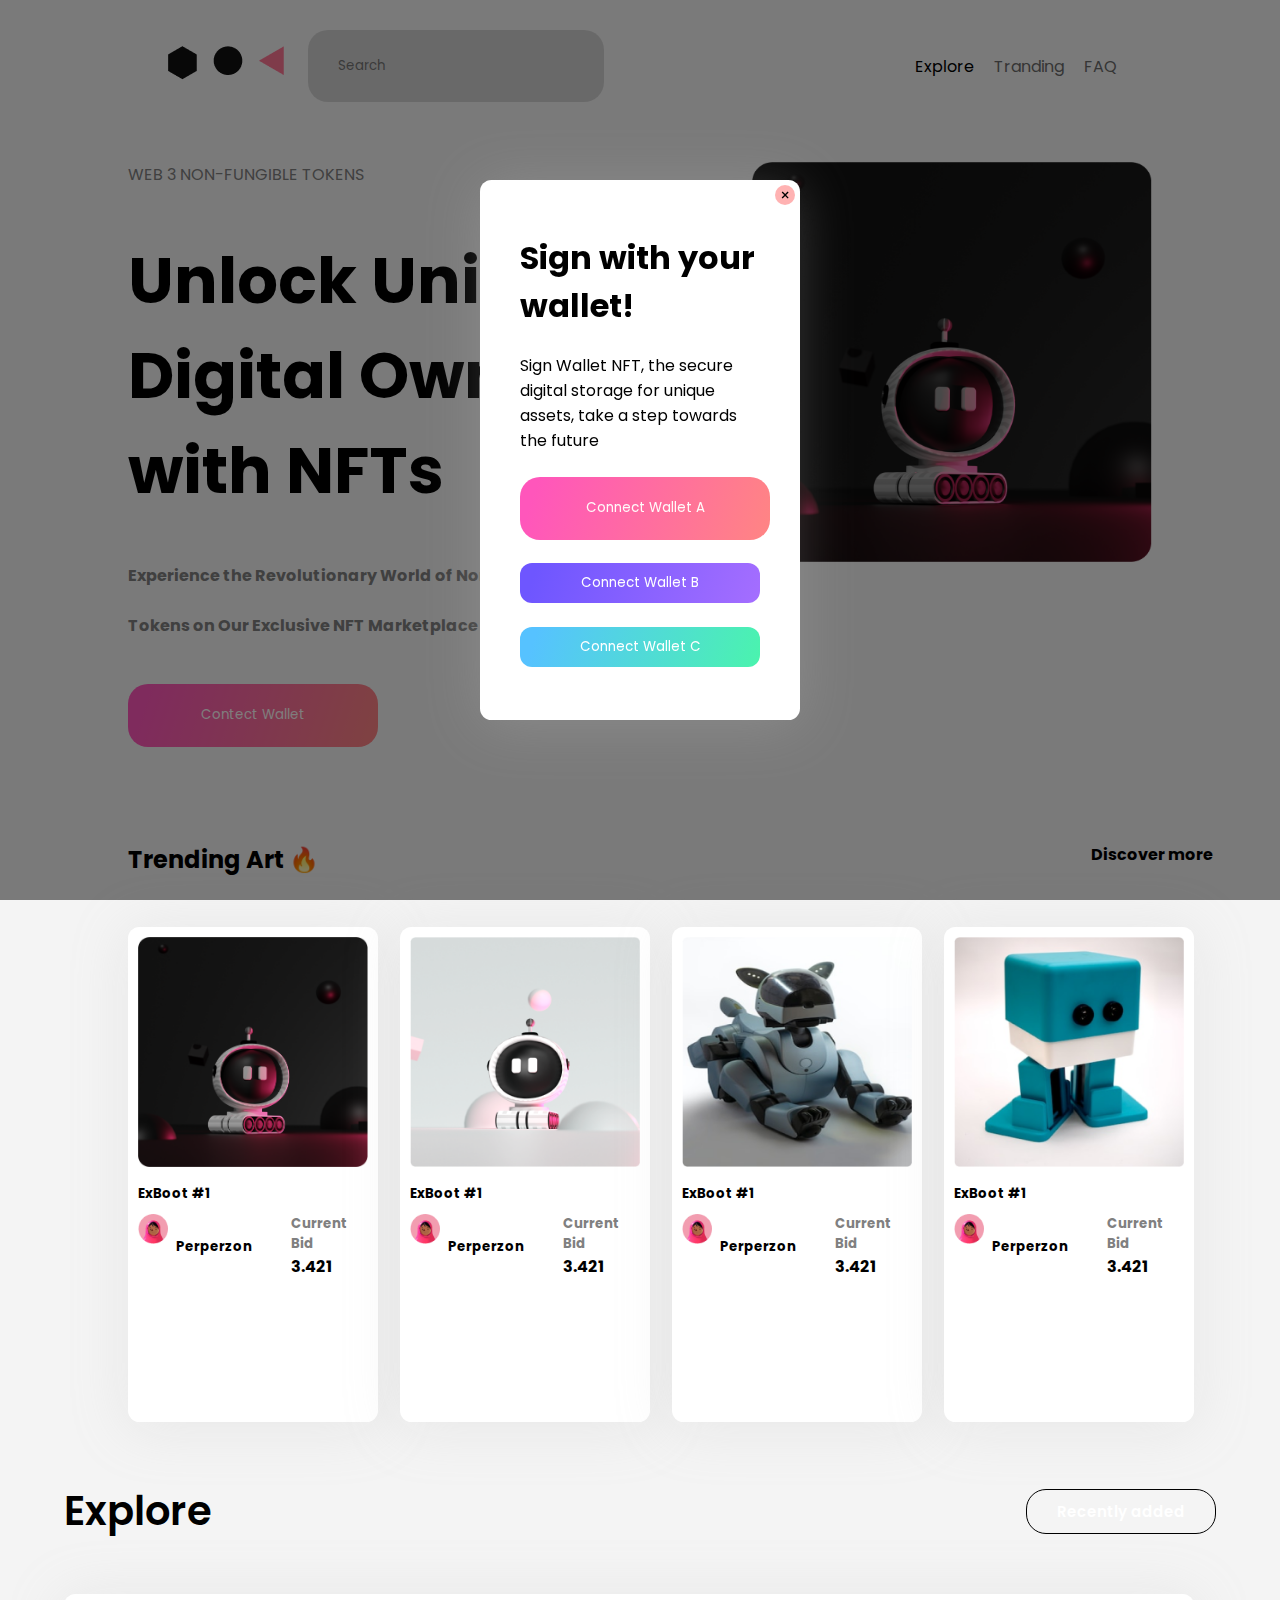
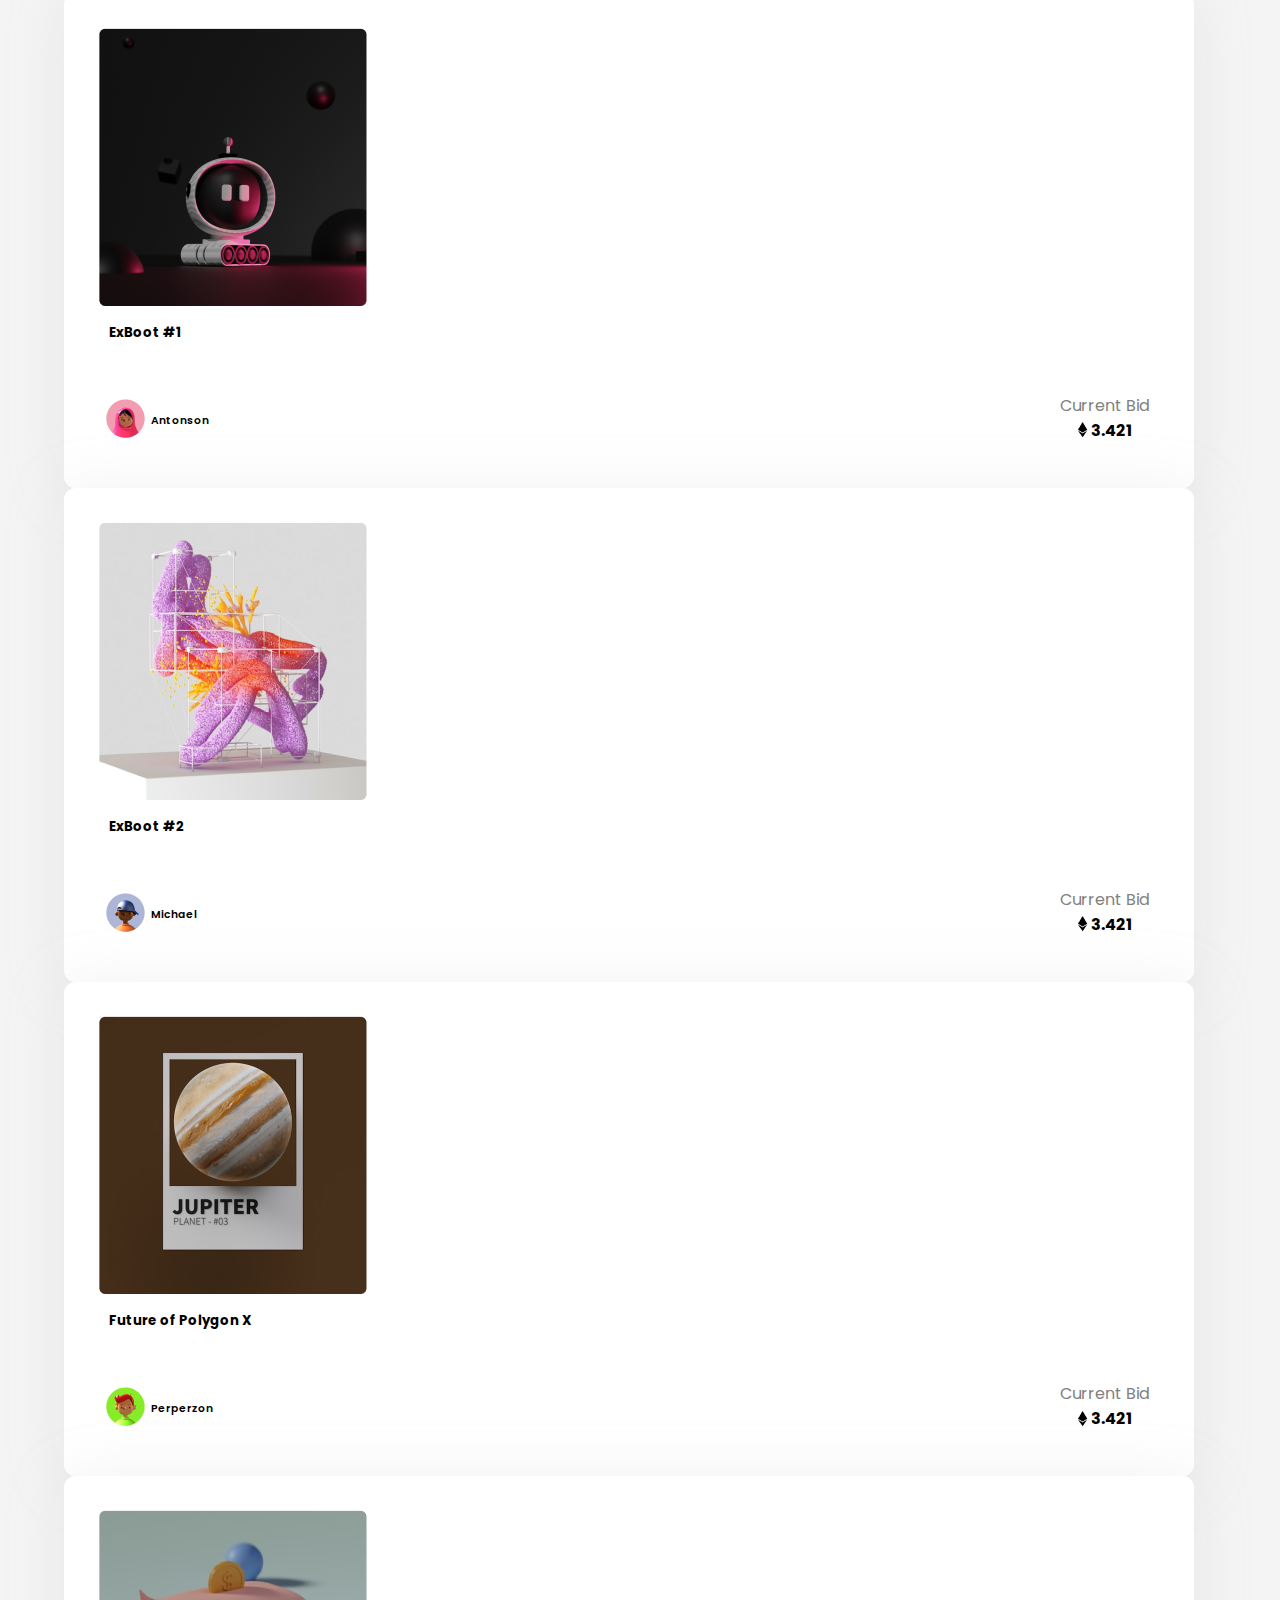
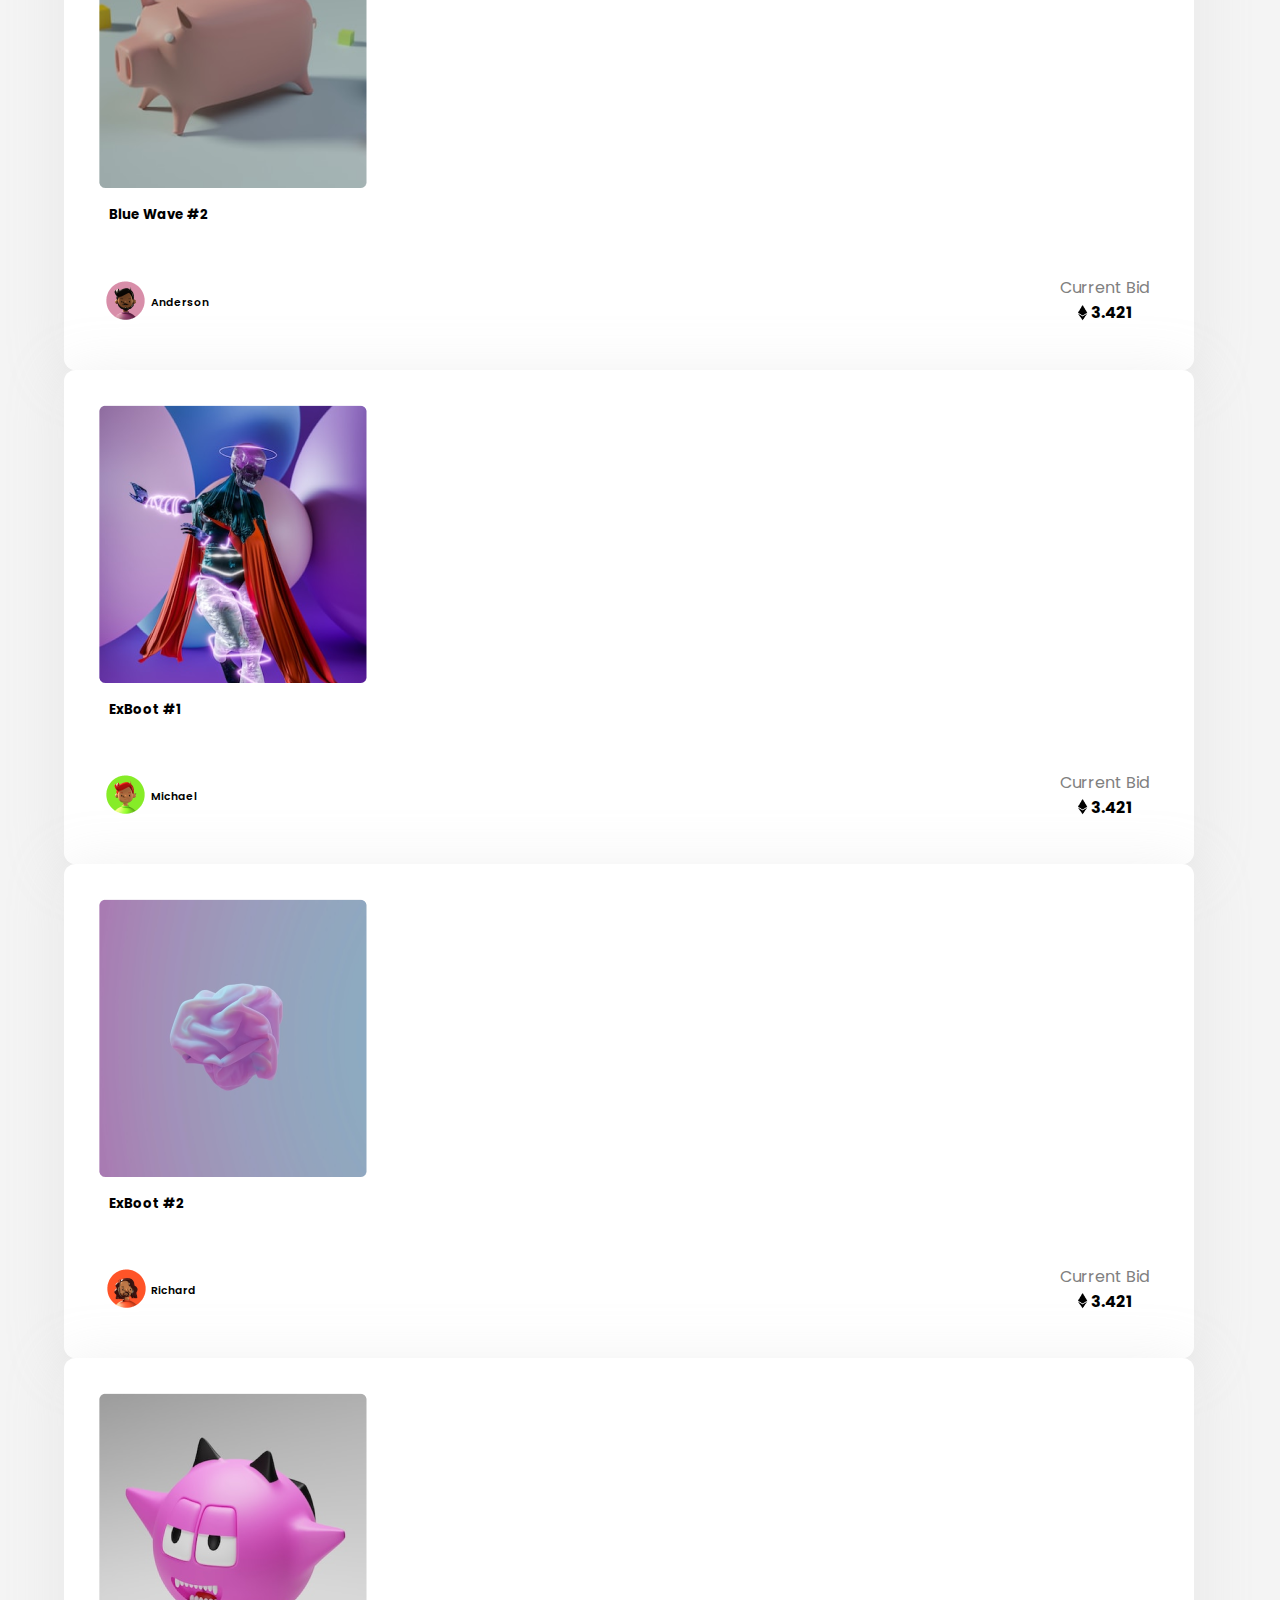
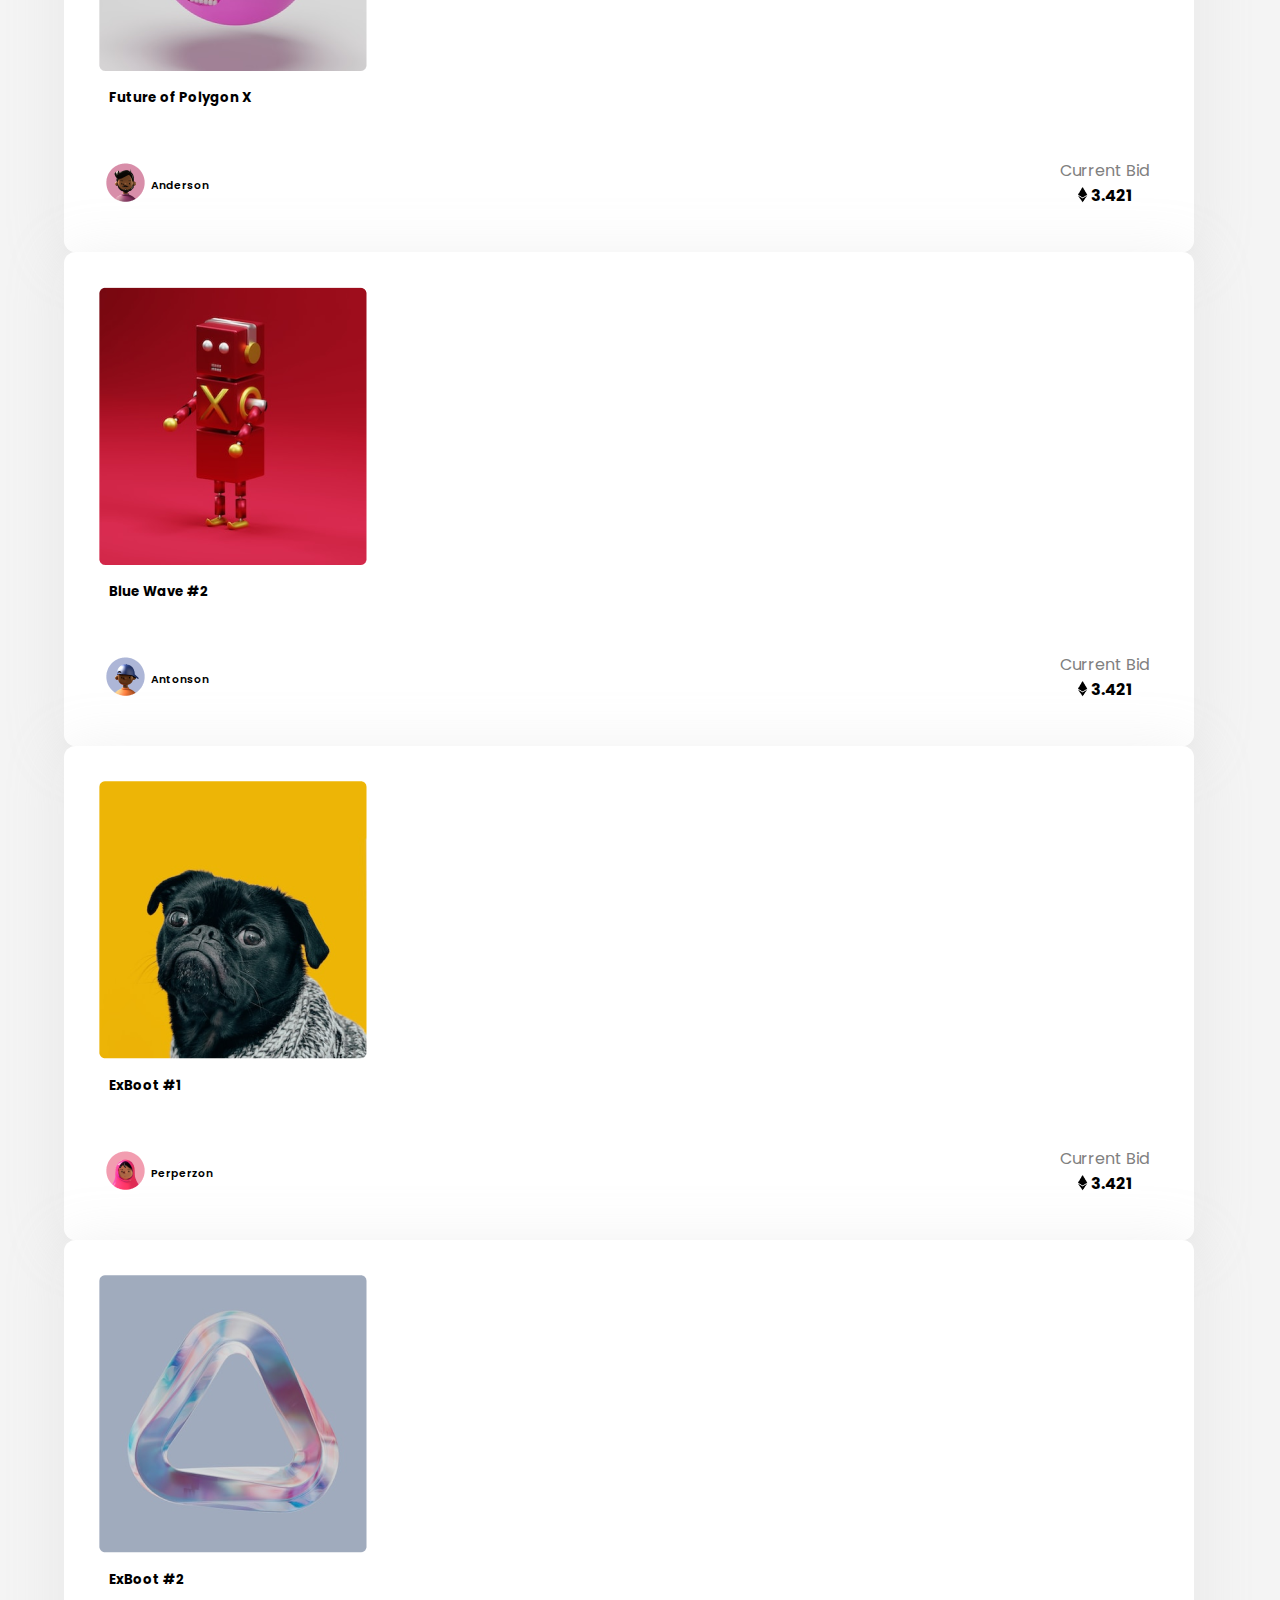
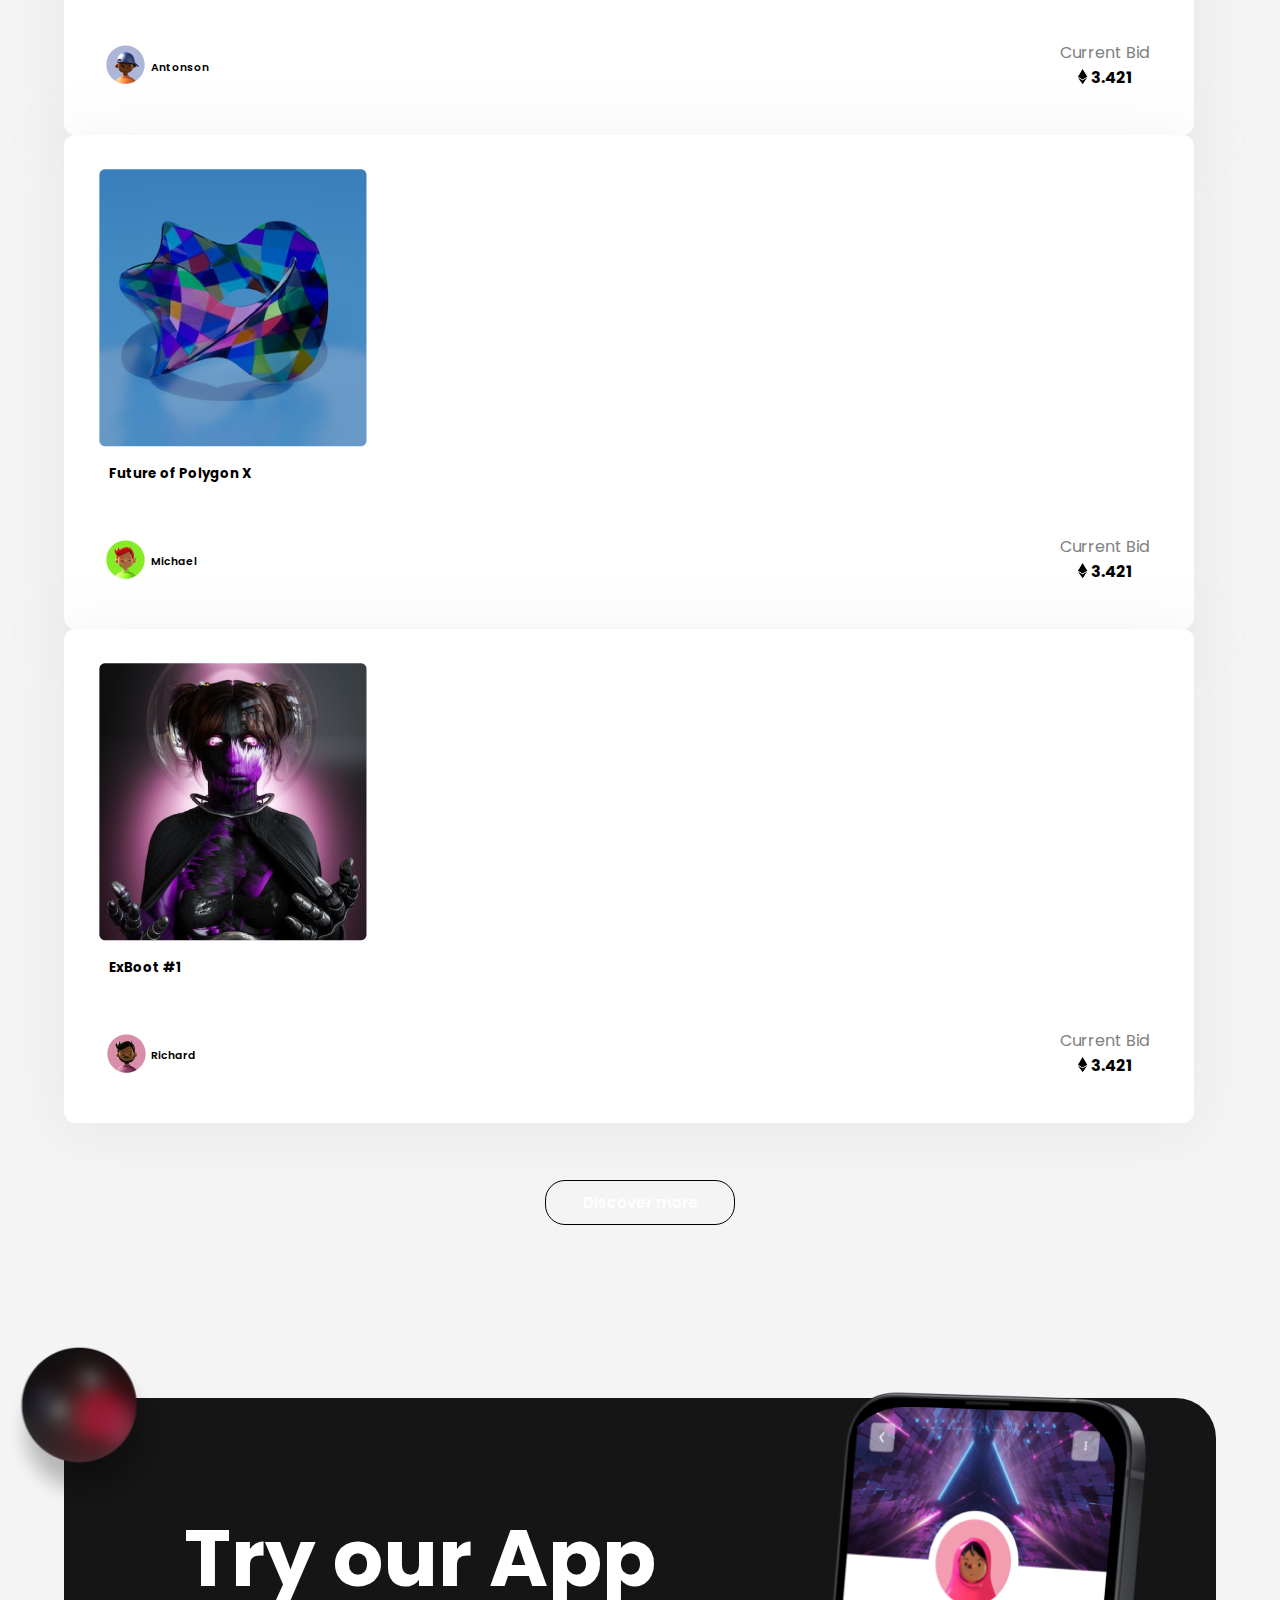
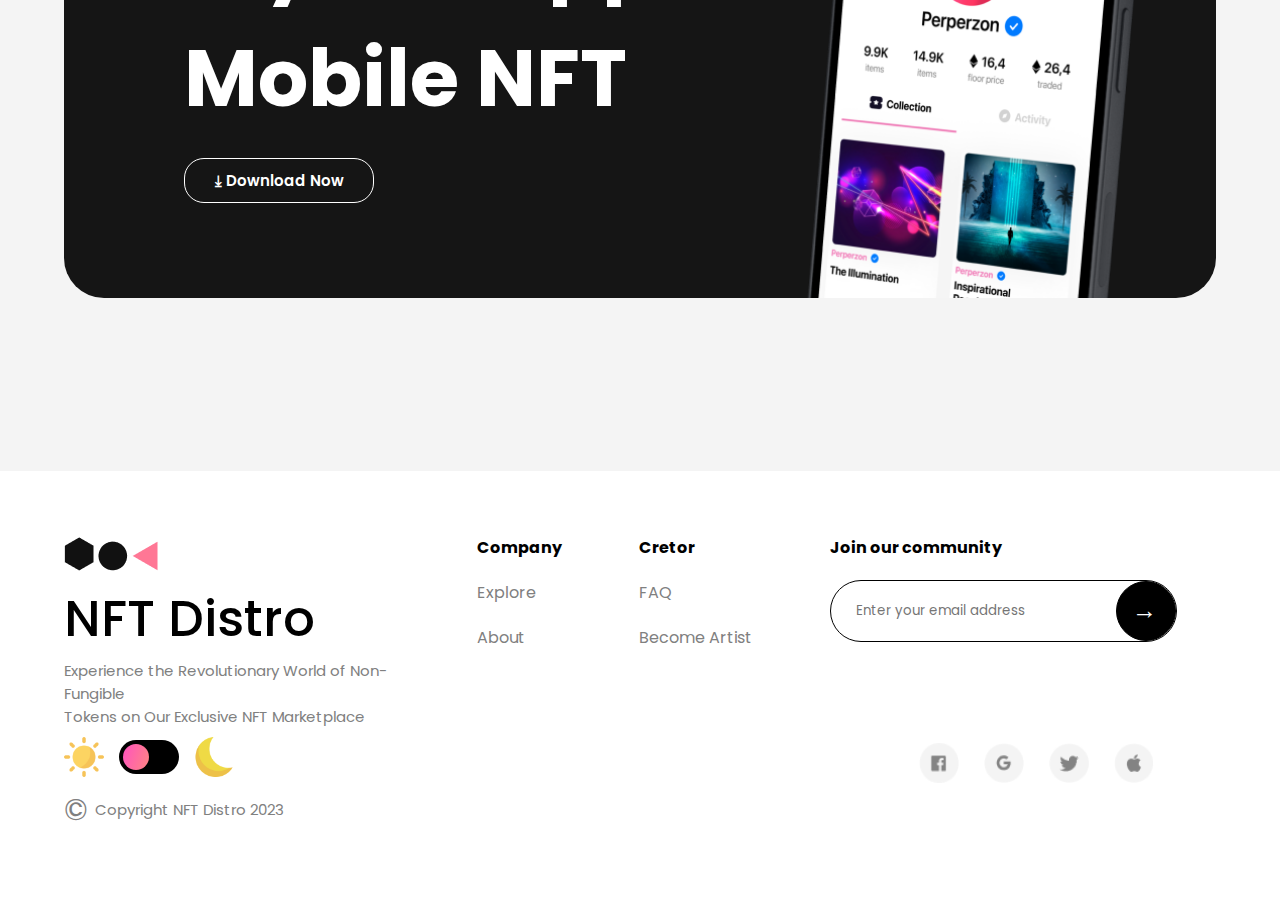
<file: public/index.html>
<!DOCTYPE html>
<html lang="en">

<head>
  <meta charset="UTF-8" />
  <meta http-equiv="X-UA-Compatible" content="IE=edge" />
  <meta name="viewport" content="width=device-width, initial-scale=1.0" />
  <link rel="preconnect" href="https://fonts.googleapis.com" />
  <link rel="preconnect" href="https://fonts.gstatic.com" crossorigin />
  <link href="https://fonts.googleapis.com/css2?family=Poppins:wght@500&display=swap" rel="stylesheet" />
  <link href="https://cdn.jsdelivr.net/npm/bootstrap@5.3.0-alpha3/dist/css/bootstrap.min.css" rel="stylesheet"
    integrity="sha384-KK94CHFLLe+nY2dmCWGMq91rCGa5gtU4mk92HdvYe+M/SXH301p5ILy+dN9+nJOZ" crossorigin="anonymous" />
  <script src="https://cdn.jsdelivr.net/npm/bootstrap@5.3.0-alpha3/dist/js/bootstrap.bundle.min.js"
    integrity="sha384-ENjdO4Dr2bkBIFxQpeoTz1HIcje39Wm4jDKdf19U8gI4ddQ3GYNS7NTKfAdVQSZe"
    crossorigin="anonymous"></script>
  <link rel="stylesheet" href="./styles/style.css" />
  <title>Document</title>
</head>

<body>
  <div class="main">
    <div class="menu">
      <div class="menu-imges">
        <div><img src="./styles/Polygon 1.png"></div>
        <div><img src="./styles/Polygon 2.png"></div>
        <div><img src="./styles/Polygon 3.png"></div>
      </div>


      <div class="inp-div">
        <input class="inp-1" type="text" placeholder="Search">
      </div>

      <div class="menu-nav">
        <div class="menu-nav-div-1"><a class="black-text" href="#">Explore</a></div>
        <div class="menu-nav-div-2"><a href="#">Tranding</a></div>
        <div class="menu-nav-div-3"><a href="#">FAQ</a> </div>
      </div>
    </div>



    <div class="first-page">
      <div class="righ">
        <p class="for-grey">WEB 3 NON-FUNGIBLE TOKENS</p>
        <h1 class="big-text">Unlock Unique <br> Digital Ownership <br> with NFTs</h1>
        <h4 class="for-grey">Experience the Revolutionary World of Non-Fungible <br>
          <br> Tokens on Our Exclusive NFT Marketplace
        </h4>
        <button class="btn-1" id="open-modal">Contect Wallet </button>

        <div class="modal">
          <div class="modal-content">
              <span class="close">
                  &times;
              </span>
  
              <h1>Sign with your wallet!</h1>
              <p>Sign Wallet NFT, the secure digital storage for unique assets, take a step towards the future</p>
              <button class="btn-1">Connect Wallet A</button>
              <button class="btn-2">Connect Wallet B</button>
              <button class="btn-3">Connect Wallet C</button>
          </div>
      </div>
      </div>


      <div class="left">
        <img class="img-robot" src="./styles/untitled - Salin 1.png">
      </div>
    </div>



    <div class="second-page">
      <div class="top">
        <div class="right">
          <h2>Trending Art 🔥</h2>
        </div>


        <div class="left">
          <h4>Discover more</h4>
        </div>
      </div>


      <div class="bottom">
        <div class="card">
          <div>
            <img class="img-small" src="./styles/untitled - Salin 1.png">
          </div>


          <div>
            <h5>ExBoot #1</h5>
          </div>


          <div class="for-people">
            <div class="for-people-right">
              <div class="right">
                <img src="./styles/hidjab.png" width="30px" height="30px">
              </div>

              <div class="left">
                <h5>Perperzon</h5>
              </div>
            </div>


            <div class="for-people-left">
              <div class="top">
                <h5 class="for-grey">Current Bid</h5>
              </div>

              <div class="bottom">
                <h4>3.421 </h4>
              </div>
            </div>
          </div>
        </div>



        <div class="card">
          <div>
            <img class="img-small" src="./styles/white.png">
          </div>


          <div>
            <h5>ExBoot #1</h5>
          </div>


          <div class="for-people">
            <div class="for-people-right">
              <div class="right">
                <img src="./styles/hidjab.png" width="30px" height="30px">
              </div>

              <div class="left">
                <h5>Perperzon</h5>
              </div>
            </div>


            <div class="for-people-left">
              <div class="top">
                <h5 class="for-grey">Current Bid</h5>
              </div>

              <div class="bottom">
                <h4>3.421 </h4>
              </div>
            </div>
          </div>
        </div>



        <div class="card">
          <div>
            <img class="img-small" src="./styles/dog.png">
          </div>


          <div>
            <h5>ExBoot #1</h5>
          </div>



          <div class="for-people">
            <div class="for-people-right">
              <div class="right">
                <img src="./styles/hidjab.png" width="30px" height="30px">
              </div>

              <div class="left">
                <h5>Perperzon</h5>
              </div>
            </div>


            <div class="for-people-left">
              <div class="top">
                <h5 class="for-grey">Current Bid</h5>
              </div>

              <div class="bottom">
                <h4>3.421 </h4>
              </div>
            </div>
          </div>
        </div>




        <div class="card">
          <div>
            <img class="img-small" src="./styles/blue.png">
          </div>


          <div>
            <h5>ExBoot #1</h5>
          </div>


          <div class="for-people">
            <div class="for-people-right">
              <div class="right">
                <img src="./styles/hidjab.png" width="30px" height="30px">
              </div>

              <div class="left">
                <h5>Perperzon</h5>
              </div>
            </div>


            <div class="for-people-left">
              <div class="top">
                <h5 class="for-grey">Current Bid</h5>
              </div>

              <div class="bottom">
                <h4>3.421 </h4>
              </div>
            </div>
          </div>
        </div>








      </div>
    </div>
  </div>


  <div class="explore-side">
    <div class="explore-heading">
      <h3>Explore</h3>
      <div class="explore-recently-added">
        <button>
          Recently added
        </button>
      </div>
    </div>
    <div class="explore-nft-cards">
      <div class="row row-cols-1 row-cols-md-4 g-4">
        <div class="col">
          <div class="card">
            <img src="../images/Rectangle 275.png" class="card-img-top" />
            <div class="card-body">
              <h5 class="card-title" style="font-weight: 700">ExBoot #1</h5>
              <div class="card-inf">
                <div class="person-inf-card">
                  <img src="../images/Ellipse 28.png" alt="" width="40" />
                  <h6>Antonson</h6>
                </div>
                <div class="price-nft">
                  <p>Current Bid</p>
                  <div>
                    <img src="../images/Vector.png" style="margin-bottom: 1%" /><b>3.421</b>
                  </div>
                </div>
              </div>
            </div>
          </div>
        </div>

        <div class="col">
          <div class="card">
            <img src="../images/Rectangle 275 (1).png" class="card-img-top" />
            <div class="card-body">
              <h5 class="card-title" style="font-weight: 700">ExBoot #2</h5>
              <div class="card-inf">
                <div class="person-inf-card">
                  <img src="../images/Ellipse 28 (1).png" alt="" width="40" />
                  <h6>Michael</h6>
                </div>
                <div class="price-nft">
                  <p>Current Bid</p>
                  <div>
                    <img src="../images/Vector.png" style="margin-bottom: 1%" /><b>3.421</b>
                  </div>
                </div>
              </div>
            </div>
          </div>
        </div>

        <div class="col">
          <div class="card">
            <img src="../images/Rectangle 275 (2).png" class="card-img-top" />
            <div class="card-body">
              <h5 class="card-title" style="font-weight: 700">
                Future of Polygon X
              </h5>
              <div class="card-inf">
                <div class="person-inf-card">
                  <img src="../images/Ellipse 28 (2).png" alt="" width="40" />
                  <h6>Perperzon</h6>
                </div>
                <div class="price-nft">
                  <p>Current Bid</p>
                  <div>
                    <img src="../images/Vector.png" style="margin-bottom: 1%" /><b>3.421</b>
                  </div>
                </div>
              </div>
            </div>
          </div>
        </div>

        <div class="col">
          <div class="card">
            <img src="../images/Rectangle 275 (3).png" class="card-img-top" />
            <div class="card-body">
              <h5 class="card-title" style="font-weight: 700">
                Blue Wave #2
              </h5>
              <div class="card-inf">
                <div class="person-inf-card">
                  <img src="../images/Ellipse 28 (3).png" alt="" width="40" />
                  <h6>Anderson</h6>
                </div>
                <div class="price-nft">
                  <p>Current Bid</p>
                  <div>
                    <img src="../images/Vector.png" style="margin-bottom: 1%" /><b>3.421</b>
                  </div>
                </div>
              </div>
            </div>
          </div>
        </div>

        <div class="col">
          <div class="card">
            <img src="../images/Rectangle 275 (7).png" class="card-img-top" />
            <div class="card-body">
              <h5 class="card-title" style="font-weight: 700">ExBoot #1</h5>
              <div class="card-inf">
                <div class="person-inf-card">
                  <img src="../images/Ellipse 28 (2).png" alt="" width="40" />
                  <h6>Michael</h6>
                </div>
                <div class="price-nft">
                  <p>Current Bid</p>
                  <div>
                    <img src="../images/Vector.png" style="margin-bottom: 1%" /><b>3.421</b>
                  </div>
                </div>
              </div>
            </div>
          </div>
        </div>

        <div class="col">
          <div class="card">
            <img src="../images/Rectangle 275 (4).png" class="card-img-top" />
            <div class="card-body">
              <h5 class="card-title" style="font-weight: 700">ExBoot #2</h5>
              <div class="card-inf">
                <div class="person-inf-card">
                  <img src="../images/Ellipse 28 (4).png" alt="" width="40" />
                  <h6>Richard</h6>
                </div>
                <div class="price-nft">
                  <p>Current Bid</p>
                  <div>
                    <img src="../images/Vector.png" style="margin-bottom: 1%" /><b>3.421</b>
                  </div>
                </div>
              </div>
            </div>
          </div>
        </div>

        <div class="col">
          <div class="card">
            <img src="../images/Rectangle 275 (5).png" class="card-img-top" />
            <div class="card-body">
              <h5 class="card-title" style="font-weight: 700">
                Future of Polygon X
              </h5>
              <div class="card-inf">
                <div class="person-inf-card">
                  <img src="../images/Ellipse 28 (3).png" alt="" width="40" />
                  <h6>Anderson</h6>
                </div>
                <div class="price-nft">
                  <p>Current Bid</p>
                  <div>
                    <img src="../images/Vector.png" style="margin-bottom: 1%" /><b>3.421</b>
                  </div>
                </div>
              </div>
            </div>
          </div>
        </div>

        <div class="col">
          <div class="card">
            <img src="../images/Rectangle 275 (6).png" class="card-img-top" />
            <div class="card-body">
              <h5 class="card-title" style="font-weight: 700">
                Blue Wave #2
              </h5>
              <div class="card-inf">
                <div class="person-inf-card">
                  <img src="../images/Ellipse 28 (1).png" alt="" width="40" />
                  <h6>Antonson</h6>
                </div>
                <div class="price-nft">
                  <p>Current Bid</p>
                  <div>
                    <img src="../images/Vector.png" style="margin-bottom: 1%" /><b>3.421</b>
                  </div>
                </div>
              </div>
            </div>
          </div>
        </div>

        <div class="col">
          <div class="card">
            <img src="../images/Rectangle 275 (11).png" class="card-img-top" />
            <div class="card-body">
              <h5 class="card-title" style="font-weight: 700">ExBoot #1</h5>
              <div class="card-inf">
                <div class="person-inf-card">
                  <img src="../images/Ellipse 28.png" alt="" width="40" />
                  <h6>Perperzon</h6>
                </div>
                <div class="price-nft">
                  <p>Current Bid</p>
                  <div>
                    <img src="../images/Vector.png" style="margin-bottom: 1%" /><b>3.421</b>
                  </div>
                </div>
              </div>
            </div>
          </div>
        </div>

        <div class="col">
          <div class="card">
            <img src="../images/Rectangle 275 (8).png" class="card-img-top" />
            <div class="card-body">
              <h5 class="card-title" style="font-weight: 700">ExBoot #2</h5>
              <div class="card-inf">
                <div class="person-inf-card">
                  <img src="../images/Ellipse 28 (1).png" alt="" width="40" />
                  <h6>Antonson</h6>
                </div>
                <div class="price-nft">
                  <p>Current Bid</p>
                  <div>
                    <img src="../images/Vector.png" style="margin-bottom: 1%" /><b>3.421</b>
                  </div>
                </div>
              </div>
            </div>
          </div>
        </div>

        <div class="col">
          <div class="card">
            <img src="../images/Rectangle 275 (9).png" class="card-img-top" />
            <div class="card-body">
              <h5 class="card-title" style="font-weight: 700">
                Future of Polygon X
              </h5>
              <div class="card-inf">
                <div class="person-inf-card">
                  <img src="../images/Ellipse 28 (2).png" alt="" width="40" />
                  <h6>Michael</h6>
                </div>
                <div class="price-nft">
                  <p>Current Bid</p>
                  <div>
                    <img src="../images/Vector.png" style="margin-bottom: 1%" /><b>3.421</b>
                  </div>
                </div>
              </div>
            </div>
          </div>
        </div>

        <div class="col">
          <div class="card">
            <img src="../images/Rectangle 275 (10).png" class="card-img-top" />
            <div class="card-body">
              <h5 class="card-title" style="font-weight: 700">ExBoot #1</h5>
              <div class="card-inf">
                <div class="person-inf-card">
                  <img src="../images/Ellipse 28 (3).png" alt="" width="40" />
                  <h6>Richard</h6>
                </div>
                <div class="price-nft">
                  <p>Current Bid</p>
                  <div>
                    <img src="../images/Vector.png" style="margin-bottom: 1%" /><b>3.421</b>
                  </div>
                </div>
              </div>
            </div>
          </div>
        </div>
      </div>
    </div>
    <div class="discover">
      <button class="discoverMore-btn">Discover more</button>
    </div>

    <div class="mobile-link">
      <div class="link">
        <h1>Try our App <br> Mobile NFT</h1>
        <button class="download-btn"><span>&DownArrowBar;</span> Download Now</button>
      </div>
      <img class="dot" src="../images/untitled 7.png" alt="" />
      <img class="phone-content" src="../images/Design.png" alt="" />
      <img class="iPhone-13" src="../images/iPhone-13.png" alt="" />
    </div>
  </div>


  <footer class="LandingPage-footer">

    <div class="footer-heading">
      <div class="img-logo">
        <img src="../images/Polygon 4.png" alt="">
        <img src="../images/Polygon 5.png" alt="">
        <img src="../images/Polygon 6.png" alt="">
      </div>
      <h1>NFT Distro</h1>
      <p>Experience the Revolutionary World of Non-Fungible <br> Tokens on Our Exclusive NFT Marketplace</p>
      <div class="togl">
        <img src="../images/contrast.png" alt="">
        <label class="switch">
          <input type="checkbox" id="theme-toggle">
          <span class="slider"></span>
        </label>
        <img src="../images/crescent-moon.png" alt="">
      </div>
      <p style="display: flex; align-items: center;"><span style="font-size: 30px; margin-right: 7px;">©</span>
        Copyright NFT Distro 2023
      </p>
    </div>
    <div class="footer-uls">
      <ul>
        <li><b>Company</b></li>
        <li><a href="#">Explore</a></li>
        <li><a href="#">About</a></li>
      </ul>
      <ul>
        <li><b>Cretor</b></li>
        <li><a href="#">FAQ</a></li>
        <li><a href="#">Become Artist</a></li>
      </ul>
      <ul>
        <li><b>Join our community</b></li>
        <li>
          <div class="input"><input type="email" placeholder="Enter your email address">
            <div class="submit">&rightarrow;</div>
          </div>
        </li>
      </ul>
      <div class="logo-links">
        <a href="https://www.facebook.com"><img src="../images/Frame 30.png" alt=""></a>
        <a href="https://www.google.com"><img src="../images/Frame 33.png" alt=""></a>
        <a href="https://www.twitter.com"><img src="../images/Frame 34.png" alt=""></a>
        <a href="https://www.apple.com"><img src="../images/Frame 35.png" alt=""></a>
      </div>
    </div>

  </footer>


  <script src="./js/main.js" type="module"></script>
</body>

</html>
</file>
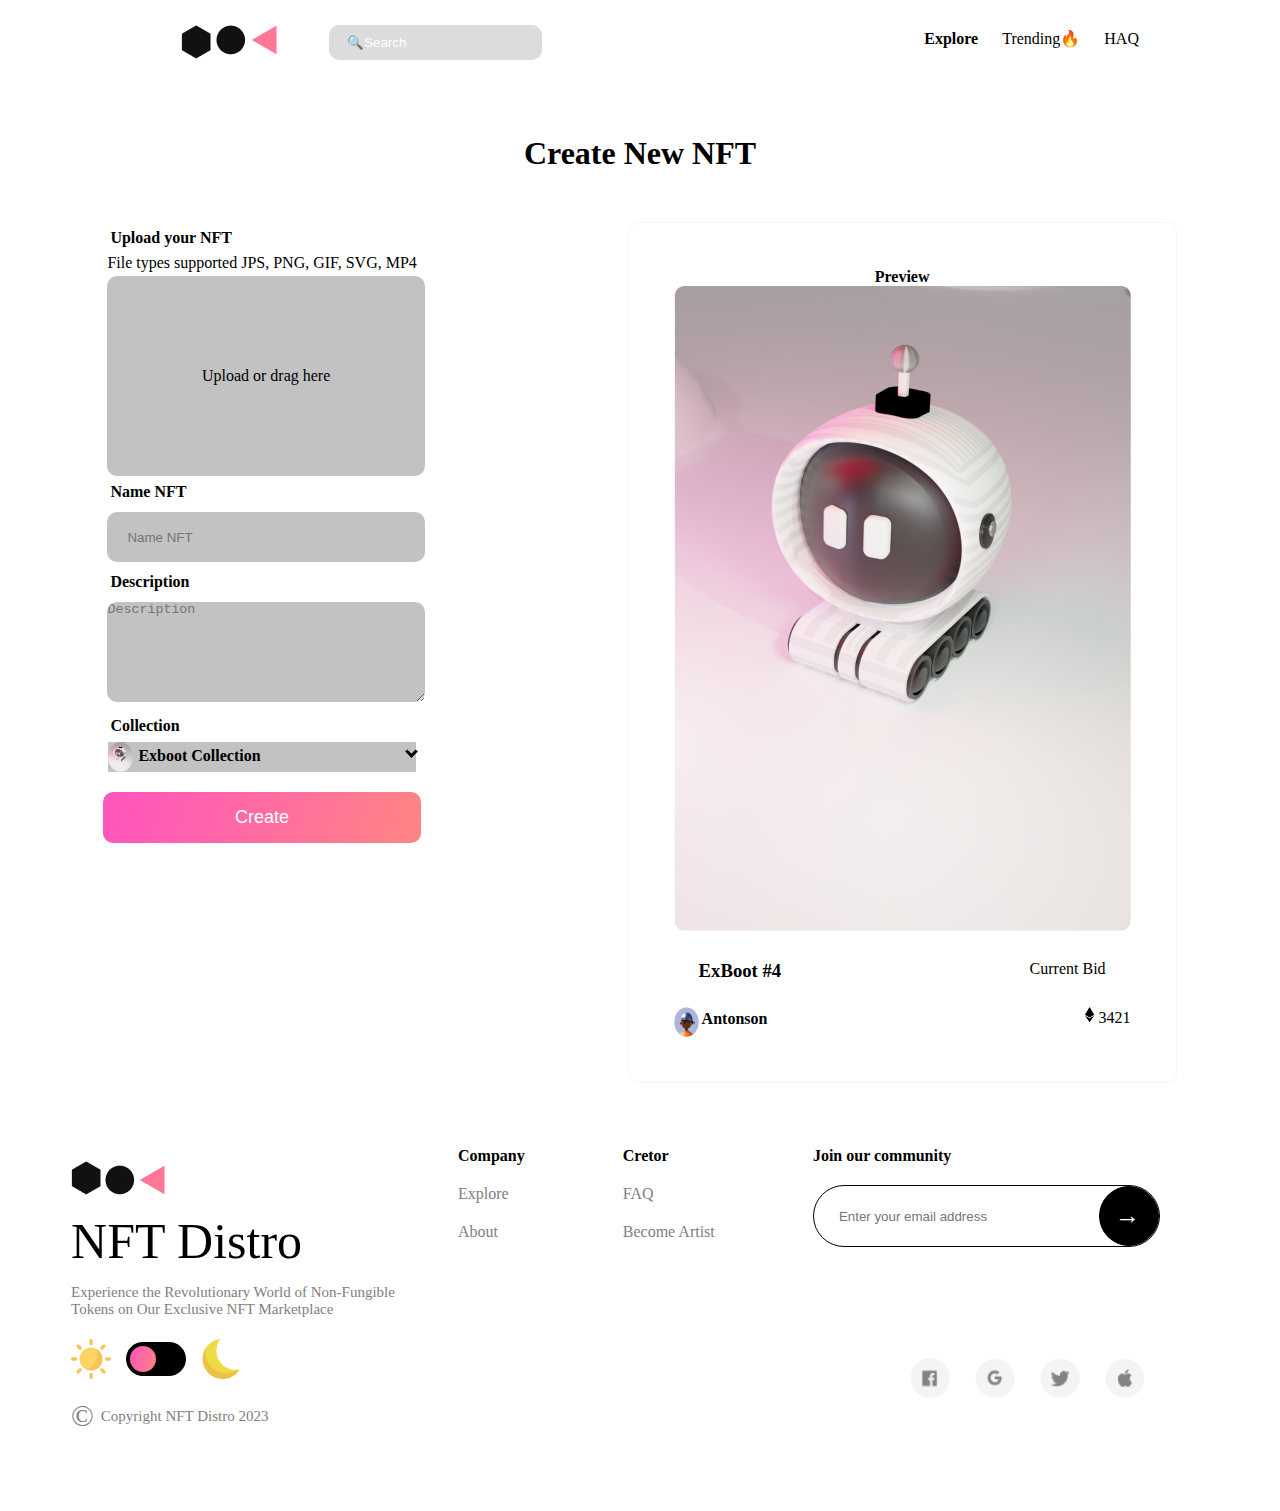
<file: public/create-nft.html>
<!DOCTYPE html>
<html lang="en">

<head>
    <meta charset="UTF-8">
    <meta http-equiv="X-UA-Compatible" content="IE=edge">
    <meta name="viewport" content="width=device-width, initial-scale=1.0">
    <title>Upload</title>
</head>

<body>
    <div class="main-menu">
        <div class="left">
            <img src="../images/Polygon 4.png" alt="">
            <img src="../images/Polygon 5.png" alt="">
            <img src="../images/Polygon 6.png" alt="">
        </div>
        <input id="search" type="text" placeholder="🔍Search">
        <div class="right">
            <a href="#explore"><b>Explore</b></a>
            <a href="#trending">Trending🔥</a>
            <a href="#HAQ">HAQ</a>
        </div>
    </div>
    <div class="middle">
        <h1>Create New NFT</h1>

        <div class="description">
            <div class="left">
                <h4>Upload your NFT</h4>

                <p>File types supported JPS, PNG, GIF, SVG, MP4</p>

                <div class="upload-file">
                    <p>Upload or drag here</p>

                </div>
                <h4>Name NFT</h4>

                <input class="first-child" type="text" placeholder="Name NFT">

                <h4>Description</h4>


                <textarea class="second-child" placeholder="Description"></textarea>

                </textarea>

                <h4>Collection</h4>
                <div class="about">
                    <div class="image">
                        <img src="../images/Rectangle 275 (13).png" alt="" width="25px" height="30px">
                        <h4>Exboot Collection</h4>
                    </div>
                    <p> <i class="arrow down"></i></p>

                </div>
                <button>Create</button>

            </div>



            <div class="right">
                <h4>Preview</h4>
                <img src="../images/Rectangle 275 (13).png" alt="">
                <div class="text">
                    <h3>ExBoot #4</h2>
                        <p>Current Bid</p>
                </div>
                <div class="image">
                    <div class="img">
                        <img src="../images/Ellipse 28 (1).png" alt="" width="25px " height="30px">
                        <h4>Antonson</h4>
                    </div>
                    <p><img src="../images/Vector.png" alt=""> 3421</p>
                </div>

            </div>
        </div>

    </div>
    </div>

    <footer class="LandingPage-footer">

        <div class="footer-heading">
            <div class="img-logo">
                <img src="../images/Polygon 4.png" alt="">
                <img src="../images/Polygon 5.png" alt="">
                <img src="../images/Polygon 6.png" alt="">
            </div>
            <h1>NFT Distro</h1>
            <p>Experience the Revolutionary World of Non-Fungible <br> Tokens on Our Exclusive NFT Marketplace</p>
            <div class="togl">
                <img src="../images/contrast.png" alt="">
                <label class="switch">
                    <input type="checkbox" id="theme-toggle">
                    <span class="slider"></span>
                </label>
                <img src="../images/crescent-moon.png" alt="">
            </div>
            <p style="display: flex; align-items: center;"><span style="font-size: 30px; margin-right: 7px;">©</span>
                Copyright NFT Distro 2023
            </p>
        </div>
        <div class="footer-uls">
            <ul>
                <li><b>Company</b></li>
                <li><a href="#">Explore</a></li>
                <li><a href="#">About</a></li>
            </ul>
            <ul>
                <li><b>Cretor</b></li>
                <li><a href="#">FAQ</a></li>
                <li><a href="#">Become Artist</a></li>
            </ul>
            <ul>
                <li><b>Join our community</b></li>
                <li>
                    <div class="input"><input type="email" placeholder="Enter your email address">
                        <div class="submit">&rightarrow;</div>
                    </div>
                </li>
            </ul>
            <div class="logo-links">
                <a href="https://www.facebook.com"><img src="../images/Frame 30.png" alt=""></a>
                <a href="https://www.google.com"><img src="../images/Frame 33.png" alt=""></a>
                <a href="https://www.twitter.com"><img src="../images/Frame 34.png" alt=""></a>
                <a href="https://www.apple.com"><img src="../images/Frame 35.png" alt=""></a>
            </div>
        </div>

    </footer>

    <script src="./js/main.js" type="module"></script>
</body>

<style>
    * {
        padding: 0;
        margin: 0;
        box-sizing: border-box;
        transition: 1s ease;
    }

    .main-menu {
        display: flex;
        justify-content: space-around;
        padding: 25px;
    }

    .main-menu>.left {
        display: grid;
        grid-template-columns: auto auto auto;
        margin-left: 50px;
        column-gap: 5px;
    }

    #search {
        border-radius: 10px;
        border: none;
        outline: none;
        background-color: gainsboro;
        color: white;
        position: relative;
        left: -160px;
        padding: 10px 18px;
    }

    #search::placeholder {
        color: white;
        cursor: pointer;
    }

    .main-menu>.right>a {
        text-decoration: none;
        color: black;
        padding: 10px;
        margin-top: 5px;
    }

    .main-menu>.right {
        margin-top: 4px;
    }

    .middle>h1 {
        margin: 50px auto;
        text-align: center;
        font-family: 'Clash Display Variable';
    }

    .middle>.description {
        display: flex;
        flex-direction: row;
        justify-content: space-around;
    }

    .middle>.description>.right {
        border: 1px solid aliceblue;
        padding: 45px;
        border-radius: 10px;

    }

    .middle>.description>.right>.text {
        margin: 25px;
        display: flex;
        justify-content: space-between;
    }

    .middle>.description>.right>.image {
        display: flex;
        justify-content: space-between;
    }

    .middle>.description>.right>.image>.img {
        display: flex;
        flex-direction: row;
    }

    .middle>.description>.right>.image>.img>img {
        border-radius: 50%;
    }

    .middle>.description>.right>.image>.img>h4 {
        margin: 3px;
    }

    .middle .description>.right>h4 {
        text-align: center;
    }

    .middle>.description>.left>.upload-file {
        border: 1px solid gray;
        width: 100%;
        height: 200px;
        border: none;
        outline: none;
        border-radius: 10px;
        background-color: #9999;
        display: flex;
        justify-content: center;
        align-items: center;
        margin: 4px;
    }

    .middle>.description>.left>h4 {
        margin: 7px
    }

    .middle>.description>.left>p {
        margin: 4px
    }

    .middle>.description>.left>input {
        margin: 4px;
    }

    .middle>.description>.left>.first-child {
        width: 100%;
        padding: 12px 20px;
        border: none;
        height: 50px;
        outline: none;
        background-color: #9999;
        border-radius: 10px;
        margin: 4px;


    }

    .middle>.description>.left>.second-child {
        width: 100%;

        border: none;
        height: 100px;
        outline: none;
        background-color: #9999;
        border-radius: 10px;
        overflow: none;
        margin: 4px;


    }

    .middle>.description>.left>.second-child::placeholder {
        margin: 10px;
    }

    .arrow {
        border: solid black;
        border-width: 0 3px 3px 0;
        display: inline-block;
        padding: 3px;
    }

    .down {
        transform: rotate(45deg);
        -webkit-transform: rotate(45deg);
    }

    .middle>.description>.left>.about {
        display: flex;
        justify-content: space-between;
        border: none;
        background-color: #9999;
        border-radius: 1px;
        margin: 5px;
    }

    .middle>.description>.left>.about>.image {
        display: flex;
        flex-direction: row;
    }

    .middle>.description>.left>.about>.image>img {
        border-radius: 50%;

    }

    .middle>.description>.left>.about>.image>h4 {
        margin: 5px;
    }

    .middle>.description>.left>button {
        padding: 15px 25px;
        border: none;
        outline: none;
        background: linear-gradient(108.39deg, #FF56BB 6.99%, #FF8F77 119.86%);
        ;
        width: 100%;
        border-radius: 10px;
        margin-top: 15px;
        color: white;
        font-size: large;
        cursor: pointer;
    }

    footer {
        background-color: #fff;
        padding: 5% 5%;
        display: flex;
        justify-content: space-around;
    }

    footer .footer-heading {
        display: flex;
        flex-direction: column;
        justify-content: space-evenly;
        height: 300px;
    }

    footer .footer-heading h1 {
        font-weight: 500;
        font-size: 50px;
    }

    footer .footer-heading p {
        color: gray;
        font-size: 15px;
    }

    footer .footer-heading .togl {
        display: flex;
        justify-content: space-between;
        align-items: center;
        width: 170px;
    }

    footer .footer-heading .togl img {
        width: 40px;
        height: 40px;
    }

    footer .footer-uls {
        display: flex;
        position: relative;
        justify-content: space-around;
        width: 800px;
    }

    footer .footer-uls ul {
        list-style: none;
    }

    footer .footer-uls ul li {
        margin-bottom: 20px;
    }

    footer .footer-uls ul li a {
        text-decoration: none;
        color: gray;
    }

    footer .footer-uls ul li a:hover {
        text-decoration: underline;
    }

    footer .footer-uls ul li input {
        width: 270px;
        height: 50px;
        outline: none;
        border: none;
        padding: 0 10px;
        border-radius: 30px;
        background: none;
        color: #FF56BB;
    }

    footer .footer-uls ul li div {
        border: 1px solid #000000;
        border-radius: 70px;
        padding-left: 15px;
    }

    footer .footer-uls ul li div .submit {
        background-color: #000;
        width: 60px;
        height: 60px;
        border-radius: 50%;
        color: #fff;
        display: flex;
        align-items: center;
        font-size: 25px;
        font-weight: 900;
        cursor: pointer;
    }

    footer .footer-uls ul li div .submit:hover {
        opacity: 0.6;
    }

    footer .footer-uls ul li:last-child div:first-child {
        display: flex;
        justify-content: space-around;
        align-items: center;
    }

    footer .footer-uls .logo-links {
        position: absolute;
        bottom: 15%;
        right: 8%;
        display: grid;
        width: auto;
        gap: 25px;
        grid-template-columns: repeat(4, 1fr);
    }

    footer .footer-uls .logo-links img {
        width: 40px;
        height: 40px;
    }

    .switch {
        position: relative;
        display: inline-block;
        width: 60px;
        height: 34px;
        margin: 10px;
    }

    .switch input {
        display: none;
    }

    .slider {
        position: absolute;
        cursor: pointer;
        top: 0;
        left: 0;
        right: 0;
        bottom: 0;
        background-color: #000;
        transition: 0.4s;
        border-radius: 34px;
    }

    .slider:before {
        position: absolute;
        content: "";
        height: 26px;
        width: 26px;
        left: 4px;
        bottom: 4px;
        background: linear-gradient(108.39deg, #FF56BB 6.99%, #FF8F77 119.86%);
        transition: 0.4s;
        border-radius: 50%;
    }

    input:checked+.slider {
        background-color: #fff;
    }

    input:checked+.slider:before {
        transform: translateX(26px);
    }

    .slider:before {
        display: block;
    }

    .slider:after {
        display: none;
    }

    .light {
        background-color: #fff;
        box-shadow: 0px 4.57051px 54.8461px rgba(197, 197, 197, 0.25);
        color: #000;
    }

    .dark {
        background-color: #000;
        color: #fff;
    }

    .dark-theme {
        background-color: #151515;
        color: #fff;
    }
</style>

</html>
</file>
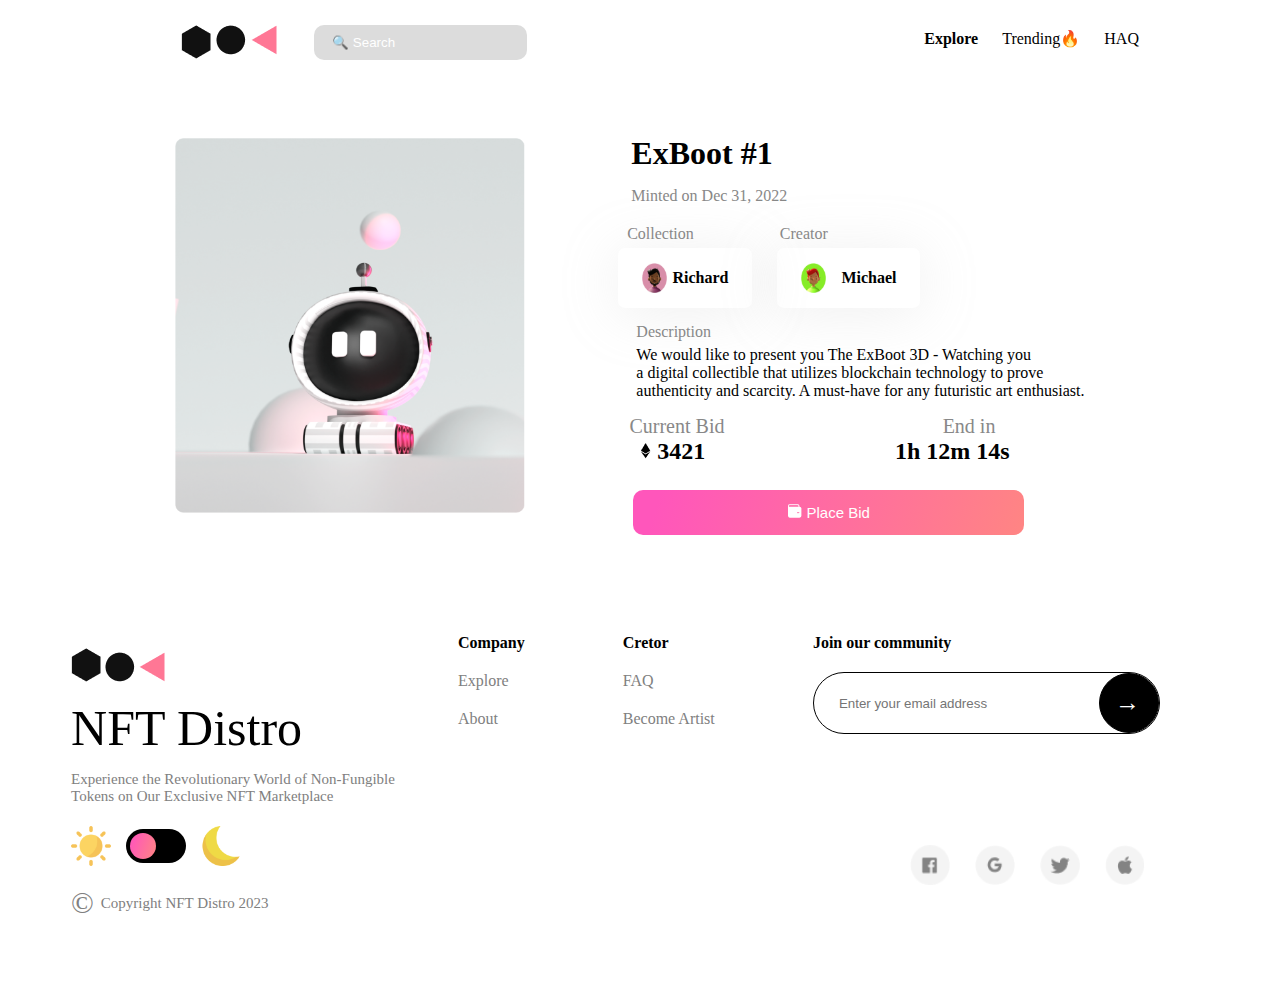
<file: public/details-nft.html>
<!DOCTYPE html>
<html lang="en">

<head>
    <meta charset="UTF-8">
    <meta http-equiv="X-UA-Compatible" content="IE=edge">
    <meta name="viewport" content="width=device-width, initial-scale=1.0">
    <title>Detail NFT</title>
</head>

<body>
    <div class="main-menu">
        <div class="left">
            <img src="../images/Polygon 4.png" alt="">
            <img src="../images/Polygon 5.png" alt="">
            <img src="../images/Polygon 6.png" alt="">
        </div>
        <input id="search" type="text" placeholder="🔍 Search">
        <div class="right">
            <a href="#explore"><b>Explore</b></a>
            <a href="#trending">Trending🔥</a>
            <a href="#HAQ">HAQ</a>
        </div>
    </div>
    <div class="middle">
        <div class="left">
            <img src="../images/Rectangle 275 (12).png" alt="" width="350px" height="375px">
        </div>
        <div class="right">
            <h1>ExBoot #1</h1>
            <p>Minted on Dec 31, 2022</p>
            <div class="about">
                <div class="first">
                    <p>Collection</p>
                    <p>Creator</p>
                </div>

                <div class="creators">
                    <div class="first">
                        <img src="../images/Ellipse 28 (3).png" alt="" width="25px" height="30px">
                        <h4>Richard</h4>
                    </div>
                    <div class="second">
                        <img src="../images/Ellipse 28 (2).png" alt="" width="25px" height="30px">
                        <h4>Michael</h4>
                    </div>
                </div>
            </div>
            <div class="description">
                <p>Description</p>
                <p>We would like to present you The ExBoot 3D - Watching you <br> a digital collectible that utilizes
                    blockchain technology to prove <br> authenticity and scarcity. A must-have for any futuristic art
                    enthusiast.</p>
            </div>
            <div class="current">
                <div class="first">
                    <p>Current Bid</p>
                    <p>End in</p>
                </div>
                <div class="second">
                    <h2><img src="../images/Vector.png" alt=""> 3421</h2>
                    <h2>1h 12m 14s</h2>
                </div>
            </div>
            <button><img src="../images/Vector (3).png" alt=""> Place Bid</button>
        </div>
    </div>

    <footer class="LandingPage-footer">

        <div class="footer-heading">
            <div class="img-logo">
                <img src="../images/Polygon 4.png" alt="">
                <img src="../images/Polygon 5.png" alt="">
                <img src="../images/Polygon 6.png" alt="">
            </div>
            <h1>NFT Distro</h1>
            <p>Experience the Revolutionary World of Non-Fungible <br> Tokens on Our Exclusive NFT Marketplace</p>
            <div class="togl">
                <img src="../images/contrast.png" alt="">
                <label class="switch">
                    <input type="checkbox" id="theme-toggle">
                    <span class="slider"></span>
                </label>
                <img src="../images/crescent-moon.png" alt="">
            </div>
            <p style="display: flex; align-items: center;"><span style="font-size: 30px; margin-right: 7px;">©</span>
                Copyright NFT Distro 2023
            </p>
        </div>
        <div class="footer-uls">
            <ul>
                <li><b>Company</b></li>
                <li><a href="#">Explore</a></li>
                <li><a href="#">About</a></li>
            </ul>
            <ul>
                <li><b>Cretor</b></li>
                <li><a href="#">FAQ</a></li>
                <li><a href="#">Become Artist</a></li>
            </ul>
            <ul>
                <li><b>Join our community</b></li>
                <li>
                    <div class="input"><input type="email" placeholder="Enter your email address">
                        <div class="submit">&rightarrow;</div>
                    </div>
                </li>
            </ul>
            <div class="logo-links">
                <a href="https://www.facebook.com"><img src="../images/Frame 30.png" alt=""></a>
                <a href="https://www.google.com"><img src="../images/Frame 33.png" alt=""></a>
                <a href="https://www.twitter.com"><img src="../images/Frame 34.png" alt=""></a>
                <a href="https://www.apple.com"><img src="../images/Frame 35.png" alt=""></a>
            </div>
        </div>

    </footer>

    <script src="./js/main.js" type="module"></script>
</body>
<style>
    * {
        padding: 0;
        margin: 0;
        box-sizing: border-box;
        transition: 1s ease;
    }

    .main-menu {
        display: flex;
        justify-content: space-around;
        padding: 25px;
        color: lightgray;

    }

    .main-menu>.left {
        display: grid;
        grid-template-columns: auto auto auto;
        margin-left: 50px;
        column-gap: 5px;
        text-align: center;
    }

    #search {
        border-radius: 10px;
        border: none;
        outline: none;
        background-color: gainsboro;
        color: white;
        position: relative;
        padding: 10px 18px;
        left: -175px;
    }

    #search::placeholder {
        color: white;
        cursor: pointer;
    }

    .main-menu>.right>a {
        text-decoration: none;
        color: black;
        padding: 10px;
        margin-top: 5px;

    }

    .main-menu>.right {
        margin-top: 4px;
    }

    .middle {
        display: flex;
        justify-content: space-around;
        align-items: center;
        margin: 35px;
        color: #888;
    }

    .middle>.right>.about {
        display: flex;
        flex-direction: column;
        margin: 15px;
        margin-left: -167px;
    }



    .middle>.right>.about>.creators {
        display: flex;
        flex-direction: row;
        justify-content: center;
        align-items: center;
        gap: 25px;
    }

    .middle>.right>.about>.creators>.first {
        display: flex;
        flex-direction: row;
        justify-content: center;
        align-items: center;
        box-shadow: 0px 4.57051px 54.8461px rgba(197, 197, 197, 0.25);
        border-radius: 7px;
        padding: 15px 24px;
        gap: 5px;
    }


    .middle>.right>.about>.creators>.second {
        display: flex;
        flex-direction: row;
        justify-content: center;
        align-items: center;
        box-shadow: 0px 4.57051px 54.8461px rgba(197, 197, 197, 0.25);
        border-radius: 7px;
        padding: 15px 24px;
        gap: 15px;
    }



    .middle>.right>.about>.first {
        display: flex;
        flex-direction: row;
        justify-content: center;
        align-items: center;
        gap: 60px;
        margin: 5px;
    }

    .middle>.right>.about>.first>p:nth-child(2) {
        position: relative;
        left: -29px;
    }

    .middle>.right>.about>.first>p:nth-child(1) {
        position: relative;
        left: -55px;
    }

    .middle>.right>h1 {
        margin: 15px;
        font-size: 400;
        color: black;
    }

    .middle>.right {
        margin-left: -190px;
    }

    .middle>.right>p {
        margin: 15px;
        font-size: 600;
        color: #888;
    }

    .middle>.right>.about>.creators>.first>h4 {
        color: black;
    }

    .middle>.right>.about>.creators>.second>h4 {
        color: black;
    }

    .middle>.right>.description {
        margin: 15px;
    }

    .middle>.right>.description>p {
        margin: 5px;
    }

    .middle>.right>.description>p:nth-child(2) {
        color: black;
    }

    .middle>.right>.current>.first {
        display: flex;
        justify-content: space-around;
        font-size: 20px;
        font-family: 'Times New Roman', Times, serif;

    }

    .middle>.right>.current>.second {
        display: flex;
        justify-content: space-around;
        color: black;
        font-family: 'Times New Roman', Times, serif;
        margin-left: 25px;

    }

    .middle>.right>.current {
        margin-left: -96px;


    }

    .middle>.right>button {
        padding: 14px 20px;
        width: 80%;
        border: none;
        background: linear-gradient(108.39deg, #FF56BB 6.99%, #FF8F77 119.86%);
        color: #fff;
        border-radius: 10px;
        margin-top: 25px;
        border: none;
        margin-left: 17px;
        cursor: pointer;
        font-size: 15px;
    }

    footer {
        background-color: #fff;
        padding: 5% 5%;
        display: flex;
        justify-content: space-around;
    }

    footer .footer-heading {
        display: flex;
        flex-direction: column;
        justify-content: space-evenly;
        height: 300px;
    }

    footer .footer-heading h1 {
        font-weight: 500;
        font-size: 50px;
    }

    footer .footer-heading p {
        color: gray;
        font-size: 15px;
    }

    footer .footer-heading .togl {
        display: flex;
        justify-content: space-between;
        align-items: center;
        width: 170px;
    }

    footer .footer-heading .togl img {
        width: 40px;
        height: 40px;
    }

    footer .footer-uls {
        display: flex;
        position: relative;
        justify-content: space-around;
        width: 800px;
    }

    footer .footer-uls ul {
        list-style: none;
    }

    footer .footer-uls ul li {
        margin-bottom: 20px;
    }

    footer .footer-uls ul li a {
        text-decoration: none;
        color: gray;
    }

    footer .footer-uls ul li a:hover {
        text-decoration: underline;
    }

    footer .footer-uls ul li input {
        width: 270px;
        height: 50px;
        outline: none;
        border: none;
        padding: 0 10px;
        border-radius: 30px;
        background: none;
        color: #FF56BB;
    }

    footer .footer-uls ul li div {
        border: 1px solid #000000;
        border-radius: 70px;
        padding-left: 15px;
    }

    footer .footer-uls ul li div .submit {
        background-color: #000;
        width: 60px;
        height: 60px;
        border-radius: 50%;
        color: #fff;
        display: flex;
        align-items: center;
        font-size: 25px;
        font-weight: 900;
        cursor: pointer;
    }

    footer .footer-uls ul li div .submit:hover {
        opacity: 0.6;
    }

    footer .footer-uls ul li:last-child div:first-child {
        display: flex;
        justify-content: space-around;
        align-items: center;
    }

    footer .footer-uls .logo-links {
        position: absolute;
        bottom: 15%;
        right: 8%;
        display: grid;
        width: auto;
        gap: 25px;
        grid-template-columns: repeat(4, 1fr);
    }

    footer .footer-uls .logo-links img {
        width: 40px;
        height: 40px;
    }

    .switch {
        position: relative;
        display: inline-block;
        width: 60px;
        height: 34px;
        margin: 10px;
    }

    .switch input {
        display: none;
    }

    .slider {
        position: absolute;
        cursor: pointer;
        top: 0;
        left: 0;
        right: 0;
        bottom: 0;
        background-color: #000;
        transition: 0.4s;
        border-radius: 34px;
    }

    .slider:before {
        position: absolute;
        content: "";
        height: 26px;
        width: 26px;
        left: 4px;
        bottom: 4px;
        background: linear-gradient(108.39deg, #FF56BB 6.99%, #FF8F77 119.86%);
        transition: 0.4s;
        border-radius: 50%;
    }

    input:checked+.slider {
        background-color: #fff;
    }

    input:checked+.slider:before {
        transform: translateX(26px);
    }

    .slider:before {
        display: block;
    }

    .slider:after {
        display: none;
    }

    .light {
        background-color: #fff;
        box-shadow: 0px 4.57051px 54.8461px rgba(197, 197, 197, 0.25);
        color: #000;
    }

    .dark {
        background-color: #000;
        color: #fff;
    }

    .dark-theme {
        background-color: #151515;
        color: #fff;
    }

</style>

</html>
</file>
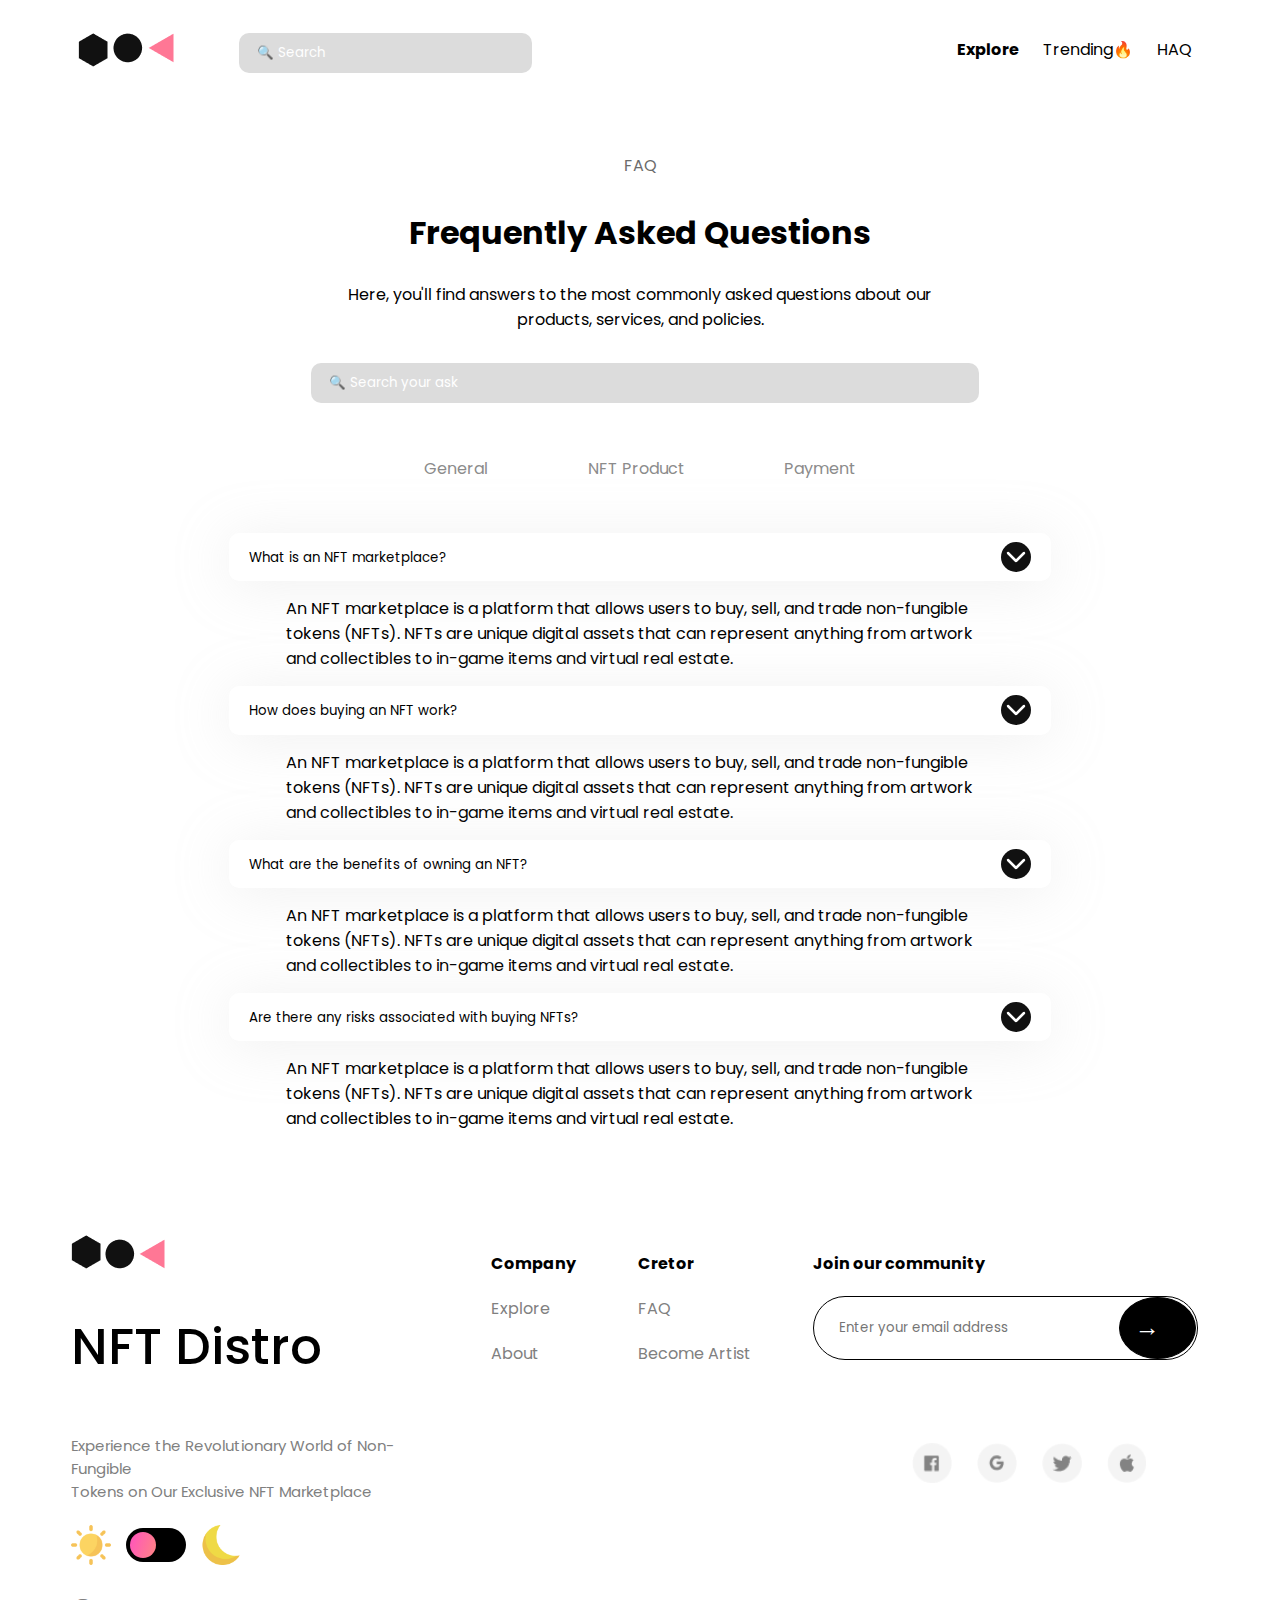
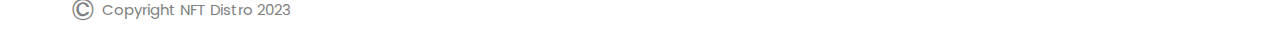
<file: public/FAQ.html>
<!DOCTYPE html>
<html lang="en">

<head>
  <meta charset="UTF-8">
  <meta http-equiv="X-UA-Compatible" content="IE=edge">
  <meta name="viewport" content="width=device-width, initial-scale=1.0">
  <title>Document</title>
  <link rel="stylesheet" href="FAQ.css">
  <link href="https://fonts.googleapis.com/css2?family=Poppins:wght@500&display=swap" rel="stylesheet" />
  <link href="https://cdn.jsdelivr.net/npm/bootstrap@5.3.0-alpha3/dist/css/bootstrap.min.css" rel="stylesheet"
    integrity="sha384-KK94CHFLLe+nY2dmCWGMq91rCGa5gtU4mk92HdvYe+M/SXH301p5ILy+dN9+nJOZ" crossorigin="anonymous">
</head>

<body>
  <div class="main-menu">
    <div class="left">
      <img src="../images/Polygon 4.png" alt="">
      <img src="../images/Polygon 5.png" alt="">
      <img src="../images/Polygon 6.png" alt="">
    </div>
    <input id="search" type="text" placeholder="🔍 Search">
    <div class="right">
      <a href="#explore"><b>Explore</b></a>
      <a href="#trending">Trending🔥</a>
      <a href="#HAQ">HAQ</a>
    </div>
  </div>



  <div class="most">
    <p>FAQ</p>
    <h1>Frequently Asked Questions</h1>
    <p class="qwe">Here, you'll find answers to the most commonly asked questions about our products, services, and
      policies.</p>
    <input class="search-2" id="search" type="text" placeholder="🔍 Search your ask">
    <div class="a">
      <a href="#">General</a>
      <a href="#">NFT Product</a>
      <a href="#">Payment</a>
    </div>
    <button data-bs-toggle="collapse" href="#collapseExample" role="button" aria-expanded="false"
      aria-controls="collapseExample">
      <p class="btn" data-bs-toggle="collapse" href="#collapseExample" role="button" aria-expanded="false"
        aria-controls="collapseExample">
        What is an NFT marketplace?
      </p>
      <div><img src="../images/Arrow 2.png" data-bs-toggle="collapse" href="#collapseExample" role="button"
          aria-expanded="false" aria-controls="collapseExample" alt=""></div>
    </button>
    <div class="collapse" id="collapseExample">
      <div class="card card-body">
        An NFT marketplace is a platform that allows users to buy, sell, and trade non-fungible tokens (NFTs). NFTs are
        unique digital assets that can represent anything from artwork and collectibles to in-game items and virtual
        real estate.
      </div>
    </div>

    <button data-bs-toggle="collapse" href="#collapseExamplee" role="button" aria-expanded="false"
      aria-controls="collapseExample">
      <p class="btn" data-bs-toggle="collapse" href="#collapseExamplee" role="button" aria-expanded="false"
        aria-controls="collapseExample">
        How does buying an NFT work?
      </p>
      <div><img src="../images/Arrow 2.png" data-bs-toggle="collapse" href="#collapseExamplee" role="button"
          aria-expanded="false" aria-controls="collapseExample" alt=""></div>
    </button>
    <div class="collapse" id="collapseExamplee">
      <div class="card card-body">
        An NFT marketplace is a platform that allows users to buy, sell, and trade non-fungible tokens (NFTs). NFTs are
        unique digital assets that can represent anything from artwork and collectibles to in-game items and virtual
        real estate.
      </div>
    </div>

    <button data-bs-toggle="collapse" href="#collapseExampleee" role="button" aria-expanded="false"
      aria-controls="collapseExample">
      <p class="btn" data-bs-toggle="collapse" href="#collapseExampleee" role="button" aria-expanded="false"
        aria-controls="collapseExample">
        What are the benefits of owning an NFT?
      </p>
      <div><img src="../images/Arrow 2.png" data-bs-toggle="collapse" href="#collapseExampleee" role="button"
          aria-expanded="false" aria-controls="collapseExample" alt=""></div>
    </button>
    <div class="collapse" id="collapseExampleee">
      <div class="card card-body">
        An NFT marketplace is a platform that allows users to buy, sell, and trade non-fungible tokens (NFTs). NFTs are
        unique digital assets that can represent anything from artwork and collectibles to in-game items and virtual
        real estate.
      </div>
    </div>

    <button data-bs-toggle="collapse" href="#collapseExampleeee" role="button" aria-expanded="false"
      aria-controls="collapseExample">
      <p class="btn" data-bs-toggle="collapse" href="#collapseExampleeee" role="button" aria-expanded="false"
        aria-controls="collapseExample">
        Are there any risks associated with buying NFTs?
      </p>
      <div><img src="../images/Arrow 2.png" data-bs-toggle="collapse" href="#collapseExampleeee" role="button"
          aria-expanded="false" aria-controls="collapseExample" alt=""></div>
    </button>
    <div class="collapse" id="collapseExampleeee">
      <div class="card card-body">
        An NFT marketplace is a platform that allows users to buy, sell, and trade non-fungible tokens (NFTs). NFTs are
        unique digital assets that can represent anything from artwork and collectibles to in-game items and virtual
        real estate.
      </div>
    </div>

  </div>



  <footer class="LandingPage-footer">

    <div class="footer-heading">
      <div class="img-logo">
        <img src="../images/Polygon 4.png" alt="">
        <img src="../images/Polygon 5.png" alt="">
        <img src="../images/Polygon 6.png" alt="">
      </div>
      <h1>NFT Distro</h1>
      <p>Experience the Revolutionary World of Non-Fungible <br> Tokens on Our Exclusive NFT Marketplace</p>
      <div class="togl">
        <img src="../images/contrast.png" alt="">
        <label class="switch">
          <input type="checkbox" id="theme-toggle">
          <span class="slider"></span>
        </label>
        <img src="../images/crescent-moon.png" alt="">
      </div>
      <p style="display: flex; align-items: center;"><span style="font-size: 30px; margin-right: 7px;">©</span>
        Copyright NFT Distro 2023
      </p>
    </div>
    <div class="footer-uls">
      <ul>
        <li><b>Company</b></li>
        <li><a href="#">Explore</a></li>
        <li><a href="#">About</a></li>
      </ul>
      <ul>
        <li><b>Cretor</b></li>
        <li><a href="#">FAQ</a></li>
        <li><a href="#">Become Artist</a></li>
      </ul>
      <ul>
        <li><b>Join our community</b></li>
        <li>
          <div class="input"><input type="email" placeholder="Enter your email address">
            <div class="submit">&rightarrow;</div>
          </div>
        </li>
      </ul>
      <div class="logo-links">
        <a href="https://www.facebook.com"><img src="../images/Frame 30.png" alt=""></a>
        <a href="https://www.google.com"><img src="../images/Frame 33.png" alt=""></a>
        <a href="https://www.twitter.com"><img src="../images/Frame 34.png" alt=""></a>
        <a href="https://www.apple.com"><img src="../images/Frame 35.png" alt=""></a>
      </div>
    </div>

  </footer>

  <script src="./js/main.js" type="module"></script>
  <script src="https://cdn.jsdelivr.net/npm/bootstrap@5.3.0-alpha3/dist/js/bootstrap.bundle.min.js"
    integrity="sha384-ENjdO4Dr2bkBIFxQpeoTz1HIcje39Wm4jDKdf19U8gI4ddQ3GYNS7NTKfAdVQSZe" crossorigin="anonymous">
    </script>
</body>

</html>
</file>
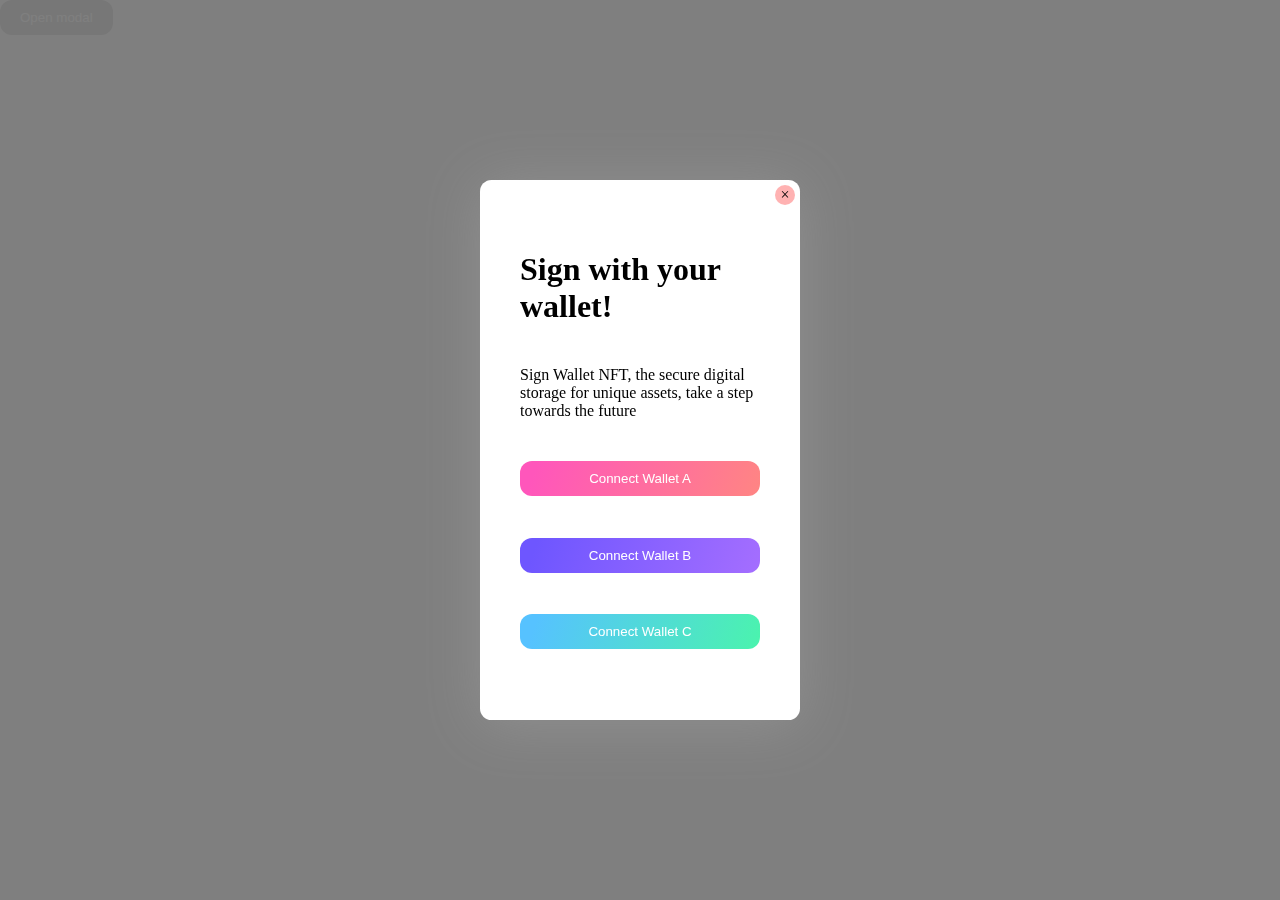
<file: public/modal.html>
<!DOCTYPE html>
<html lang="en">

<head>
    <meta charset="UTF-8">
    <meta http-equiv="X-UA-Compatible" content="IE=edge">
    <meta name="viewport" content="width=device-width, initial-scale=1.0">
    <title>Document</title>
</head>

<body>

    <button id="open-modal">Open modal</button>

    <div class="modal">
        <div class="modal-content">
            <span class="close">
                &times;
            </span>

            <h1>Sign with your wallet!</h1>
            <p>Sign Wallet NFT, the secure digital storage for unique assets, take a step towards the future</p>
            <button class="btn-1">Connect Wallet A</button>
            <button class="btn-2">Connect Wallet B</button>
            <button class="btn-3">Connect Wallet C</button>
        </div>
    </div>


    <script>
        const openModal = document.querySelector('#open-modal');
        const closeModalEls = document.querySelectorAll('.close');
        const modal = document.querySelector('.modal');


        openModal.addEventListener('click', () => {
            modal.style.display = 'flex';
            setTimeout(() => {
                modal.style.opacity = 1;
            }, 100);
        });

        closeModalEls.forEach(closeModalEl => {
            closeModalEl.addEventListener('click', () => {
                switchOffModal();
            });
        })
        window.onclick = function (event) {
            if (event.target == modal) {
                switchOffModal();
            }
        }
        function switchOffModal() {
            modal.style.opacity = 0;
            setTimeout(() => {
                modal.style.display = 'none';
            }, 1000);
        }
    </script>
</body>
<style>
    * {
        transition: 0.3s;
        box-sizing: border-box;
        margin: 0;
        padding: 0;
    }

    .modal {
        position: fixed;
        top: 0;
        left: 0;
        background-color: rgb(0, 0, 0, 0.5);
        width: 100%;
        height: 100vh;
        display: flex;
        justify-content: center;
        align-items: center;
        z-index: 999;
    }

    .modal-content {
        height: 60%;
        width: 25%;
        padding: 30px 40px;
        border-radius: 10px;
        display: flex;
        flex-direction: column;
        justify-content: space-evenly;

        background: #FFFFFF;
        box-shadow: 0px 4.57051px 54.8461px rgba(197, 197, 197, 0.25);
        border-radius: 11.4263px;
        color: #000;
        position: relative;
    }


    button {
        padding: 10px 20px;
        border: none;
        outline: none;
        cursor: pointer;
        border-radius: 12px;
        color: #fff;
    }

    .btn-1 {
        background: linear-gradient(108.39deg, #FF56BB 6.99%, #FF8F77 119.86%);
    }

    .btn-2 {
        background: linear-gradient(108.39deg, #6E56FF 6.99%, #B073FF 119.86%);
    }

    .btn-3 {
        background: linear-gradient(108.39deg, #56C2FF 6.99%, #48FE9C 119.86%);
    }

    button:hover {
        opacity: .5;
    }

    span[class='close'] {
        position: absolute;
        right: 5px;
        top: 5px;
        border-radius: 50%;
        width: 10px;
        height: 10px;
        padding: 10px;
        background-color: rgb(255, 0, 0, 0.3);
        display: flex;
        justify-content: center;
        align-items: center;
    }

    span[class='close']:hover {
        color: snow;
        background-color: red;
        cursor: pointer;
    }
</style>

</html>
</file>
<file: public/styles/style.css>
*{
  margin: 0;
  padding: 0;
  box-sizing: border-box;
  transition: 1s;
}
body{
  background-color: #F4F4F4;
}
.main{
  width: 100%;
}
.menu{
  margin: 0 auto;
  padding: 25px 25px 55px 25px;
  width: 80%;
  background-color: #F4F4F4;
  display: grid;
  grid-template-columns: 1fr 4fr 1fr;
}
.menu-imges{
  gap: 15px;
  padding: 15px 0px;
  margin:  auto;
  display: grid;
  grid-template-columns: 1fr 1fr 1fr;
}
.inp-div{
  padding: 5px;
}
.menu-nav{
  margin:  auto;
  display: grid;
  grid-template-columns: 1fr 1fr 1fr;
}
.menu-nav > div{
  padding: 10px;
}






.first-page{
  margin: auto;
  width: 80%;
  height: 70vh;
  display: grid;
  grid-template-columns: 5fr 1fr;
}
.first-page > .righ{
  display: grid;
}
.first-page > .left{
  width: 400px;
  height: 400px;
}



.second-page{
  margin: auto;
  width: 80%;
  height: 70vh;
  display: grid;
  grid-template-rows: 1fr 8fr;
}
.second-page > .top{
  padding: 50px 0px;
  display: grid;
  grid-template-columns: 6.5fr 1fr;
}
.second-page > .top > .left > h4{
  margin-left: 20px;
}
.second-page > .bottom{
  display: grid;
  grid-template-columns: 1fr 1fr 1fr 1fr 1fr;
}
.card{
  margin: 0px 22px 0px 0px ;
  background: #FFFFFF;
  box-shadow: 0px 4.57051px 54.8461px rgba(197, 197, 197, 0.25);
  border-radius: 11.4263px;
}
.card > div {
  width: auto;
  height: auto;
  margin: 10px;
}
.for-people{
  display: grid;
  grid-template-columns: 2fr 1fr;
}
.for-people-right{
  display: grid;
  grid-template-columns: 1fr 3fr;
}
.for-people-right > .left{
  margin: auto 0;
}



















































.inp-1{
  margin: auto;
  width: 50%;
  height: 8vh;
  border: none;
  padding: 10px 30px;
  background-color: lightgray;
  border-radius: 20px;
}
a{
  text-decoration: none;
  color:rgba(107, 107, 107, 1);
}
.black-text{
  text-decoration: none;
  color: 
  rgba(0, 0, 0, 1);
}
.big-text{
  font-size: 4em;
}
.img-robot{
  width: 100%;
  height: 100%;
  mask-repeat: no-repeat;
}
.btn-1{
  width: 250px;
  height: 7vh;
  border: none;
  border-radius: 20px;
  color: snow;
  background: linear-gradient(108.39deg, #FF56BB 6.99%, #FF8F77 119.86%);
}
.img-small{
  width: 230px;
  height: 230px;
}
.for-grey{
  color: gray;
}

* {
  transition: 0.3s;
  box-sizing: border-box;
  margin: 0;
  padding: 0;
}

.modal {
  position: fixed;
  top: 0;
  left: 0;
  background-color: rgb(0, 0, 0, 0.5);
  width: 100%;
  height: 100vh;
  display: flex;
  justify-content: center;
  align-items: center;
  z-index: 999;
}

.modal-content {
  height: 60%;
  width: 25%;
  padding: 30px 40px;
  border-radius: 10px;
  display: flex;
  flex-direction: column;
  justify-content: space-evenly;

  background: #FFFFFF;
  box-shadow: 0px 4.57051px 54.8461px rgba(197, 197, 197, 0.25);
  border-radius: 11.4263px;
  color: #000;
  position: relative;
}


button {
  padding: 10px 20px;
  border: none;
  outline: none;
  cursor: pointer;
  border-radius: 12px;
  color: #fff;
}

.btn-1 {
  background: linear-gradient(108.39deg, #FF56BB 6.99%, #FF8F77 119.86%);
}

.btn-2 {
  background: linear-gradient(108.39deg, #6E56FF 6.99%, #B073FF 119.86%);
}

.btn-3 {
  background: linear-gradient(108.39deg, #56C2FF 6.99%, #48FE9C 119.86%);
}

button:hover {
  opacity: .5;
}

span[class='close'] {
  position: absolute;
  right: 5px;
  top: 5px;
  border-radius: 50%;
  width: 10px;
  height: 10px;
  padding: 10px;
  background-color: rgb(255, 0, 0, 0.3);
  display: flex;
  justify-content: center;
  align-items: center;
}

span[class='close']:hover {
  color: snow;
  background-color: red;
  cursor: pointer;
}








* {
  padding: 0;
  margin: 0;
  box-sizing: border-box;
  transition: 0.3s;
  font-family: "Poppins", sans-serif;
}

.explore-side {
  padding: 5% 5%;
  padding-bottom: 0;
}
.explore-side .explore-heading {
  display: flex;
  width: 100%;
  height: 50px;
  align-items: center;
  justify-content: space-between;
}
.explore-side .explore-heading h3 {
  font-size: 40px;
  font-weight: 600;
}
.explore-side .explore-heading button {
  width: 190px;
  height: 45px;
  border: 1px solid black;
  background-color: transparent;
  border-radius: 20px;
  font-size: 15px;
  font-weight: 600;
}
.explore-side .explore-heading button:hover {
  background-color: black;
  border: none;
  color: white;
}
.explore-side .explore-nft-cards {
  padding: 5% 0;
}
.explore-side .explore-nft-cards .card {
  padding: 3%;
  border: 0;
}
.explore-side .explore-nft-cards .card .card-body {
  display: flex;
  justify-content: space-between;
  flex-direction: column;
  height: 120px;
}
.explore-side .explore-nft-cards .card .card-inf {
  display: flex;
  justify-content: space-between;
  align-items: center;
  width: 100%;
}
.explore-side .explore-nft-cards .card .card-inf .person-inf-card {
  display: flex;
  align-items: center;
  justify-content: center;
}
.explore-side .explore-nft-cards .card .card-inf .person-inf-card h6 {
  padding-top: 6%;
  padding-left: 6%;
  font-weight: 600;
}
.explore-side .explore-nft-cards .card .card-inf .price-nft {
  display: flex;
  align-items: center;
  flex-direction: column;
}
.explore-side .explore-nft-cards .card .card-inf .price-nft p {
  margin: 0;
  color: gray;
  margin-bottom: 0;
}
.explore-side .explore-nft-cards .card .card-inf .price-nft div {
  display: flex;
  justify-content: space-between;
  align-items: center;
  width: 55px;
}
.explore-side .explore-nft-cards .card .card-inf .price-nft div b {
  margin-left: 3%;
}
.explore-side .discover {
  width: 100%;
  display: flex;
  align-items: center;
  justify-content: center;
}
.explore-side .discover button {
  width: 190px;
  height: 45px;
  border: 1px solid black;
  background-color: transparent;
  border-radius: 20px;
  font-size: 15px;
  font-weight: 600;
}
.explore-side .discover button:hover {
  background-color: black;
  border: none;
  color: white;
}
.explore-side .mobile-link {
  width: 100%;
  height: 500px;
  background: #151515;
  margin: 15% auto;
  border-radius: 40px;
  position: relative;
}
.explore-side .mobile-link img {
  position: absolute;
  z-index: 999;
}
.explore-side .mobile-link .dot {
  top: -15%;
  left: -7%;
  width: 200px;
}
.explore-side .mobile-link .iPhone-13 {
  right: 70px;
  bottom: 0;
  width: 30%;
  z-index: 998;
}
.explore-side .mobile-link .phone-content {
  right: 100px;
  bottom: 0;
  width: 26.5%;
  border-radius: 30% 70px 0px 0px;
}
.explore-side .mobile-link .link {
  padding: 100px 120px;
}
.explore-side .mobile-link .link h1 {
  font-size: 80px;
  color: white;
  margin-bottom: 20px;
}
.explore-side .mobile-link .link button {
  width: 190px;
  height: 45px;
  border: 1px solid white;
  background-color: transparent;
  border-radius: 20px;
  font-size: 15px;
  font-weight: 600;
  color: white;
}
.explore-side .mobile-link .link button span {
  font-weight: 900;
}
.explore-side .mobile-link .link button:hover {
  color: black;
  background-color: #fff;
}

footer {
  background-color: #fff;
  padding: 5% 5%;
  display: flex;
  justify-content: space-around;
}
footer .footer-heading {
  display: flex;
  flex-direction: column;
  justify-content: space-evenly;
  height: 300px;
}
footer .footer-heading h1 {
  font-weight: 500;
  font-size: 50px;
}
footer .footer-heading p {
  color: gray;
  font-size: 15px;
}
footer .footer-heading .togl {
  display: flex;
  justify-content: space-between;
  align-items: center;
  width: 170px;
}
footer .footer-heading .togl img {
  width: 40px;
  height: 40px;
}
footer .footer-uls {
  display: flex;
  position: relative;
  justify-content: space-around;
  width: 800px;
}
footer .footer-uls ul {
  list-style: none;
}
footer .footer-uls ul li {
  margin-bottom: 20px;
}
footer .footer-uls ul li a {
  text-decoration: none;
  color: gray;
}
footer .footer-uls ul li a:hover {
  text-decoration: underline;
}
footer .footer-uls ul li input {
  width: 270px;
  height: 50px;
  outline: none;
  border: none;
  padding: 0 10px;
  border-radius: 30px;
  background: none;
  color: #FF56BB;
}
footer .footer-uls ul li div {
  border: 1px solid #000000;
  border-radius: 70px;
  padding-left: 15px;
}
footer .footer-uls ul li div .submit {
  background-color: #000;
  width: 60px;
  height: 60px;
  border-radius: 50%;
  color: #fff;
  display: flex;
  align-items: center;
  font-size: 25px;
  font-weight: 900;
  cursor: pointer;
}
footer .footer-uls ul li div .submit:hover {
  opacity: 0.6;
}
footer .footer-uls ul li:last-child div:first-child {
  display: flex;
  justify-content: space-around;
  align-items: center;
}
footer .footer-uls .logo-links {
  position: absolute;
  bottom: 15%;
  right: 8%;
  display: grid;
  width: auto;
  gap: 25px;
  grid-template-columns: repeat(4, 1fr);
}
footer .footer-uls .logo-links img {
  width: 40px;
  height: 40px;
}

.switch {
  position: relative;
  display: inline-block;
  width: 60px;
  height: 34px;
  margin: 10px;
}

.switch input {
  display: none;
}

.slider {
  position: absolute;
  cursor: pointer;
  top: 0;
  left: 0;
  right: 0;
  bottom: 0;
  background-color: #000;
  transition: 0.4s;
  border-radius: 34px;
}

.slider:before {
  position: absolute;
  content: "";
  height: 26px;
  width: 26px;
  left: 4px;
  bottom: 4px;
  background: linear-gradient(108.39deg, #FF56BB 6.99%, #FF8F77 119.86%);
  transition: 0.4s;
  border-radius: 50%;
}

input:checked + .slider {
  background-color: #fff;
}

input:checked + .slider:before {
  transform: translateX(26px);
}

.slider:before {
  display: block;
}

.slider:after {
  display: none;
}

.light {
  background-color: #fff;
  box-shadow: 0px 4.57051px 54.8461px rgba(197, 197, 197, 0.25);
  color: #000;
}

.dark {
  background-color: #000;
  color: #fff;
}

.dark-theme {
  background-color: #151515;
  color: #fff;
}/*# sourceMappingURL=style.css.map */
</file>
<file: public/FAQ.css>
* {
  font-family: "Poppins", sans-serif;
}

.main-menu {
  display: flex;
  justify-content: space-between;
  padding: 25px;
  color: lightgray;
  width: 89%;
  margin: 0 auto;
}

.main-menu > .left {
  display: grid;
  grid-template-columns: auto auto auto;
  -moz-column-gap: 5px;
       column-gap: 5px;
  text-align: center;
}

#search {
  border-radius: 10px;
  border: none;
  outline: none;
  background-color: gainsboro;
  color: white;
  position: relative;
  padding: 10px 18px;
  left: -175px;
}

#search::-moz-placeholder {
  color: white;
  cursor: pointer;
}

#search:-ms-input-placeholder {
  color: white;
  cursor: pointer;
}

#search::placeholder {
  color: white;
  cursor: pointer;
}

.main-menu > .right > a {
  text-decoration: none;
  color: black;
  padding: 10px;
  margin-top: 5px;
}

.main-menu > .right {
  margin-top: 4px;
}

.most {
  display: flex;
  align-items: center;
  flex-direction: column;
  padding: 40px 0;
  overflow: hidden;
}

.most > * {
  margin-top: 15px;
}

.most > p:first-child {
  color: #6B6B6B;
}

.most > h1 {
  margin-bottom: 10px;
}

.qwe {
  width: 50%;
  text-align: center;
}

.search-2 {
  width: 50%;
  margin-left: 360px;
  padding: 10px 20px;
}

.a {
  width: 50%;
  display: flex;
  justify-content: space-evenly;
  align-items: center;
  height: 100px;
}

.a a {
  text-decoration: none;
  color: #8B8B8B;
}

.a a:focus, .a a:hover {
  padding: 10px 20px;
  background: linear-gradient(108.39deg, #FF56BB 6.99%, #FF8F77 119.86%);
  border-radius: 20px;
  color: #fff;
}

.card-body {
  width: 56%;
  margin: 0 auto;
}

.most > button > p {
  outline: none;
  margin-top: 15px;
}

.most > button {
  background-color: #fff;
  box-shadow: 0px 4.57051px 54.8461px rgba(197, 197, 197, 0.25);
  border: none;
  outline: none;
  border-radius: 10px;
  display: flex;
  justify-content: space-between;
  align-items: center;
  padding: 0 20px;
  width: 65%;
}

.most > button > div {
  background-color: #111;
  height: 30px;
  width: 30px;
  border-radius: 50%;
  display: flex;
  justify-content: center;
  align-items: center;
  cursor: pointer;
}

.most > button > div:hover {
  opacity: 0.5;
}

footer {
  background-color: #fff;
  padding: 5% 5%;
  display: flex;
  justify-content: space-around;
}
footer .footer-heading {
  display: flex;
  flex-direction: column;
  justify-content: space-evenly;
  height: 300px;
}
footer .footer-heading h1 {
  font-weight: 500;
  font-size: 50px;
}
footer .footer-heading p {
  color: gray;
  font-size: 15px;
}
footer .footer-heading .togl {
  display: flex;
  justify-content: space-between;
  align-items: center;
  width: 170px;
}
footer .footer-heading .togl img {
  width: 40px;
  height: 40px;
}
footer .footer-uls {
  display: flex;
  position: relative;
  justify-content: space-around;
  width: 800px;
}
footer .footer-uls ul {
  list-style: none;
}
footer .footer-uls ul li {
  margin-bottom: 20px;
}
footer .footer-uls ul li a {
  text-decoration: none;
  color: gray;
}
footer .footer-uls ul li a:hover {
  text-decoration: underline;
}
footer .footer-uls ul li input {
  width: 270px;
  height: 50px;
  outline: none;
  border: none;
  padding: 0 10px;
  border-radius: 30px;
  background: none;
  color: #FF56BB;
}
footer .footer-uls ul li div {
  border: 1px solid #000000;
  border-radius: 70px;
  padding-left: 15px;
}
footer .footer-uls ul li div .submit {
  background-color: #000;
  width: 60px;
  height: 60px;
  margin-right: 1px;
  border-radius: 50%;
  color: #fff;
  display: flex;
  align-items: center;
  font-size: 25px;
  font-weight: 900;
  cursor: pointer;
}
footer .footer-uls ul li div .submit:hover {
  opacity: 0.6;
}
footer .footer-uls ul li:last-child div:first-child {
  display: flex;
  justify-content: space-around;
  align-items: center;
}
footer .footer-uls .logo-links {
  position: absolute;
  bottom: 15%;
  right: 8%;
  display: grid;
  width: auto;
  gap: 25px;
  grid-template-columns: repeat(4, 1fr);
}
footer .footer-uls .logo-links img {
  width: 40px;
  height: 40px;
}

.switch {
  position: relative;
  display: inline-block;
  width: 60px;
  height: 34px;
  margin: 10px;
}

.switch input {
  display: none;
}

.slider {
  position: absolute;
  cursor: pointer;
  top: 0;
  left: 0;
  right: 0;
  bottom: 0;
  background-color: #000;
  transition: 0.4s;
  border-radius: 34px;
}

.slider:before {
  position: absolute;
  content: "";
  height: 26px;
  width: 26px;
  left: 4px;
  bottom: 4px;
  background: linear-gradient(108.39deg, #FF56BB 6.99%, #FF8F77 119.86%);
  transition: 0.4s;
  border-radius: 50%;
}

input:checked + .slider {
  background-color: #fff;
}

input:checked + .slider:before {
  transform: translateX(26px);
}

.slider:before {
  display: block;
}

.slider:after {
  display: none;
}

.light {
  background-color: #fff;
  box-shadow: 0px 4.57051px 54.8461px rgba(197, 197, 197, 0.25);
  color: #000;
}

.dark {
  background-color: #000;
  color: #fff;
}

.dark-theme {
  background-color: #151515;
  color: #fff;
}/*# sourceMappingURL=FAQ.css.map */
</file>
